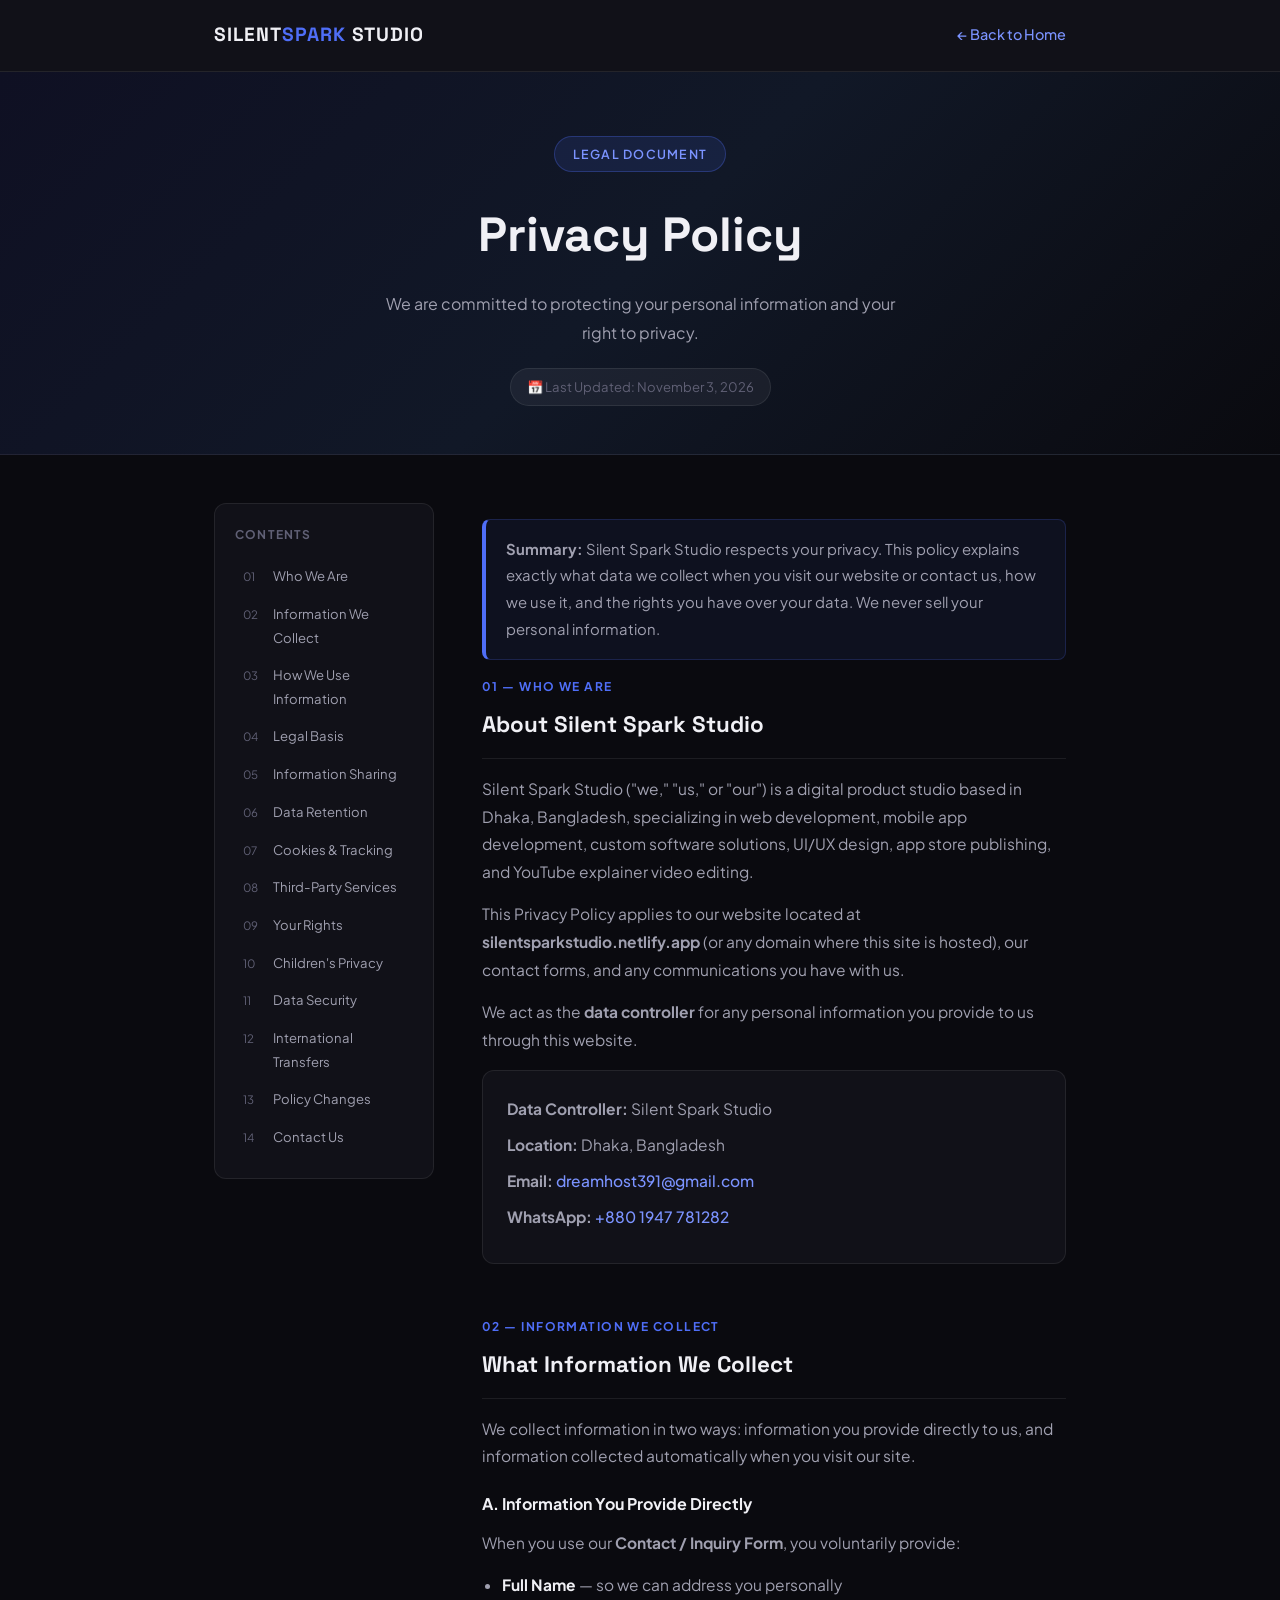
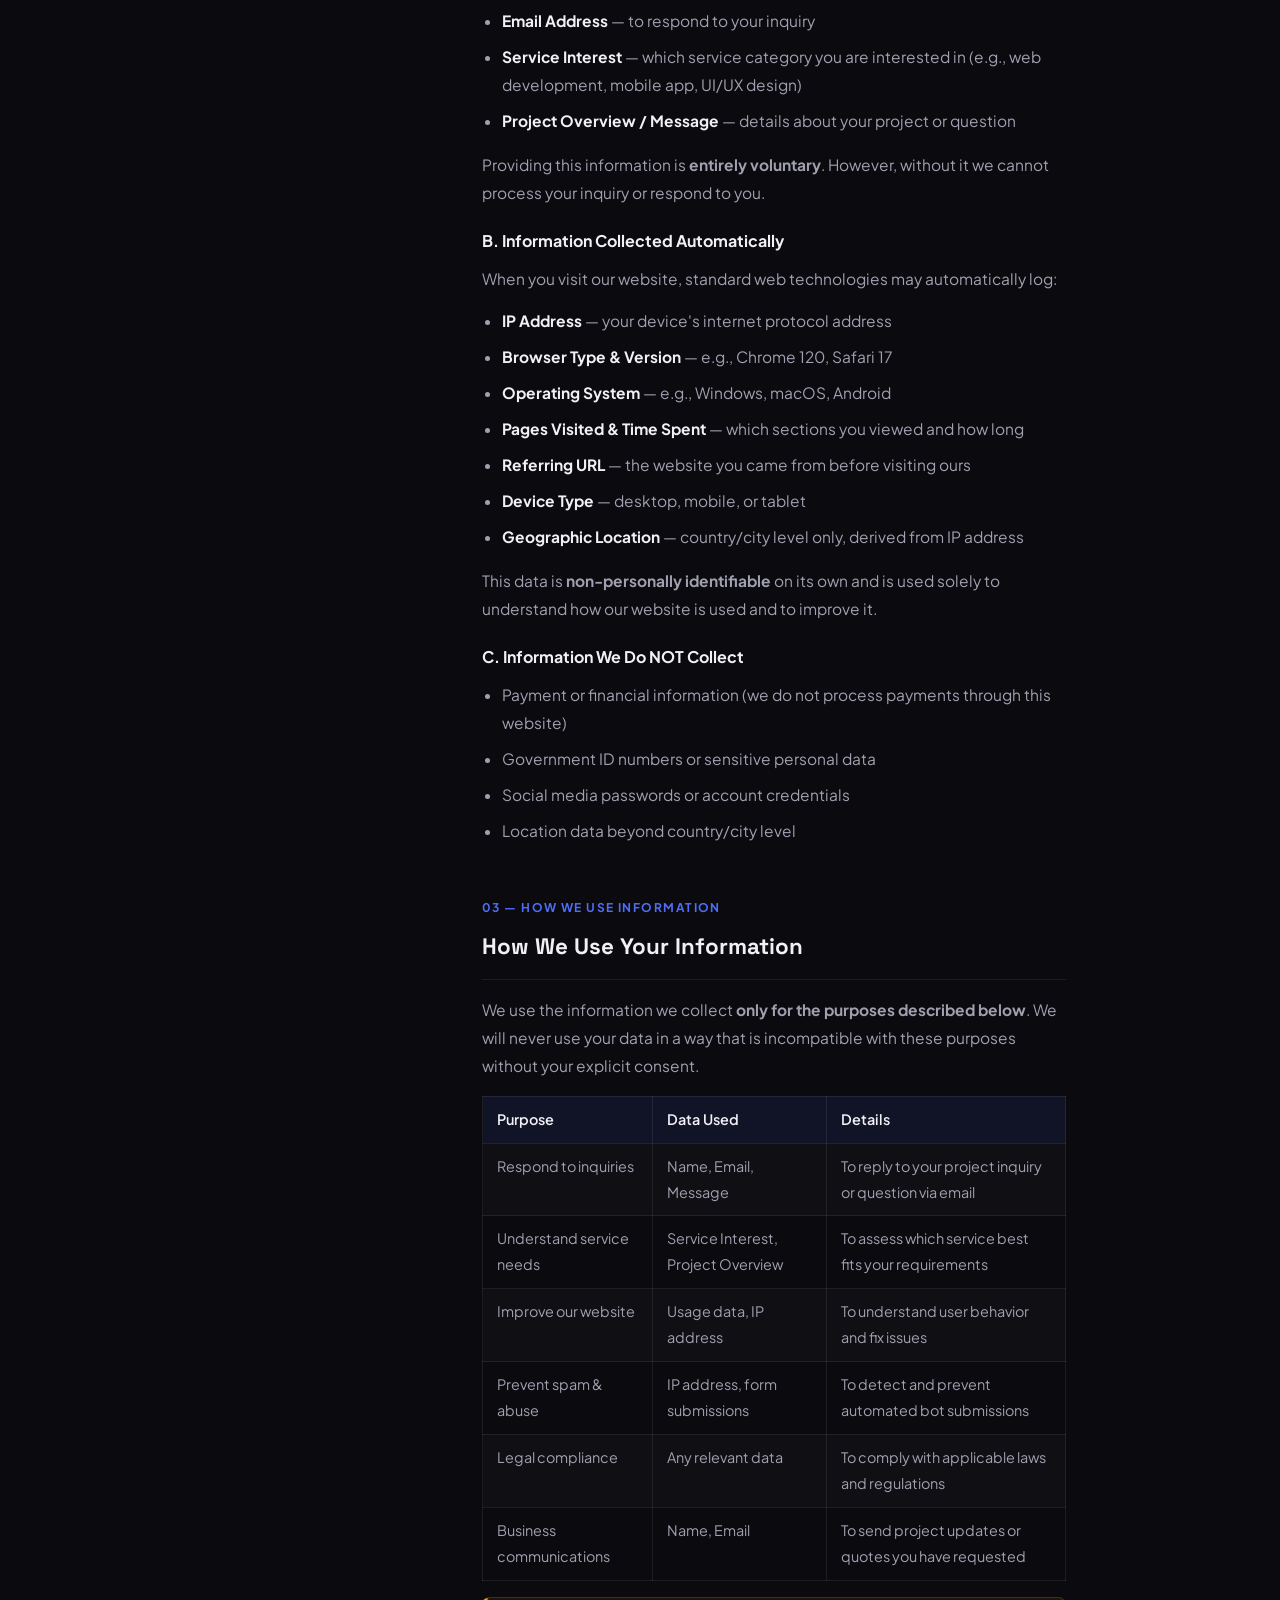
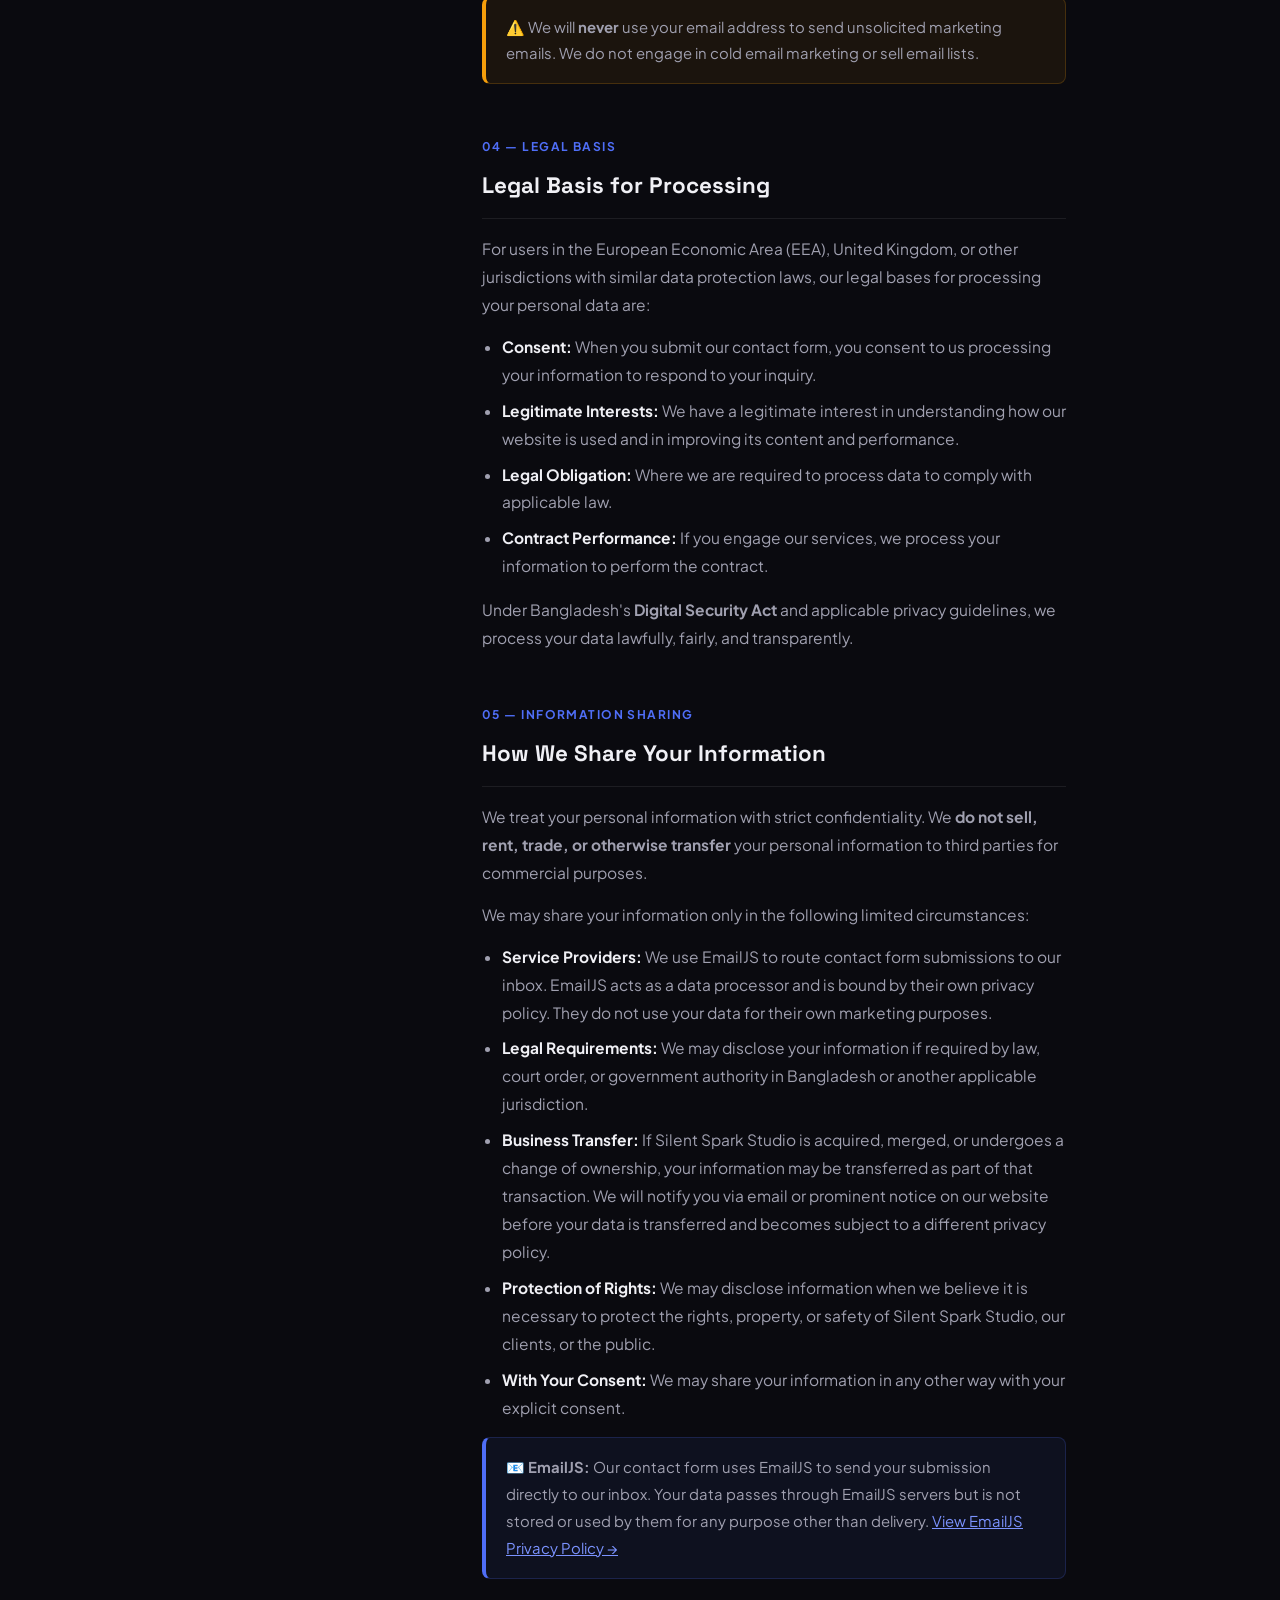
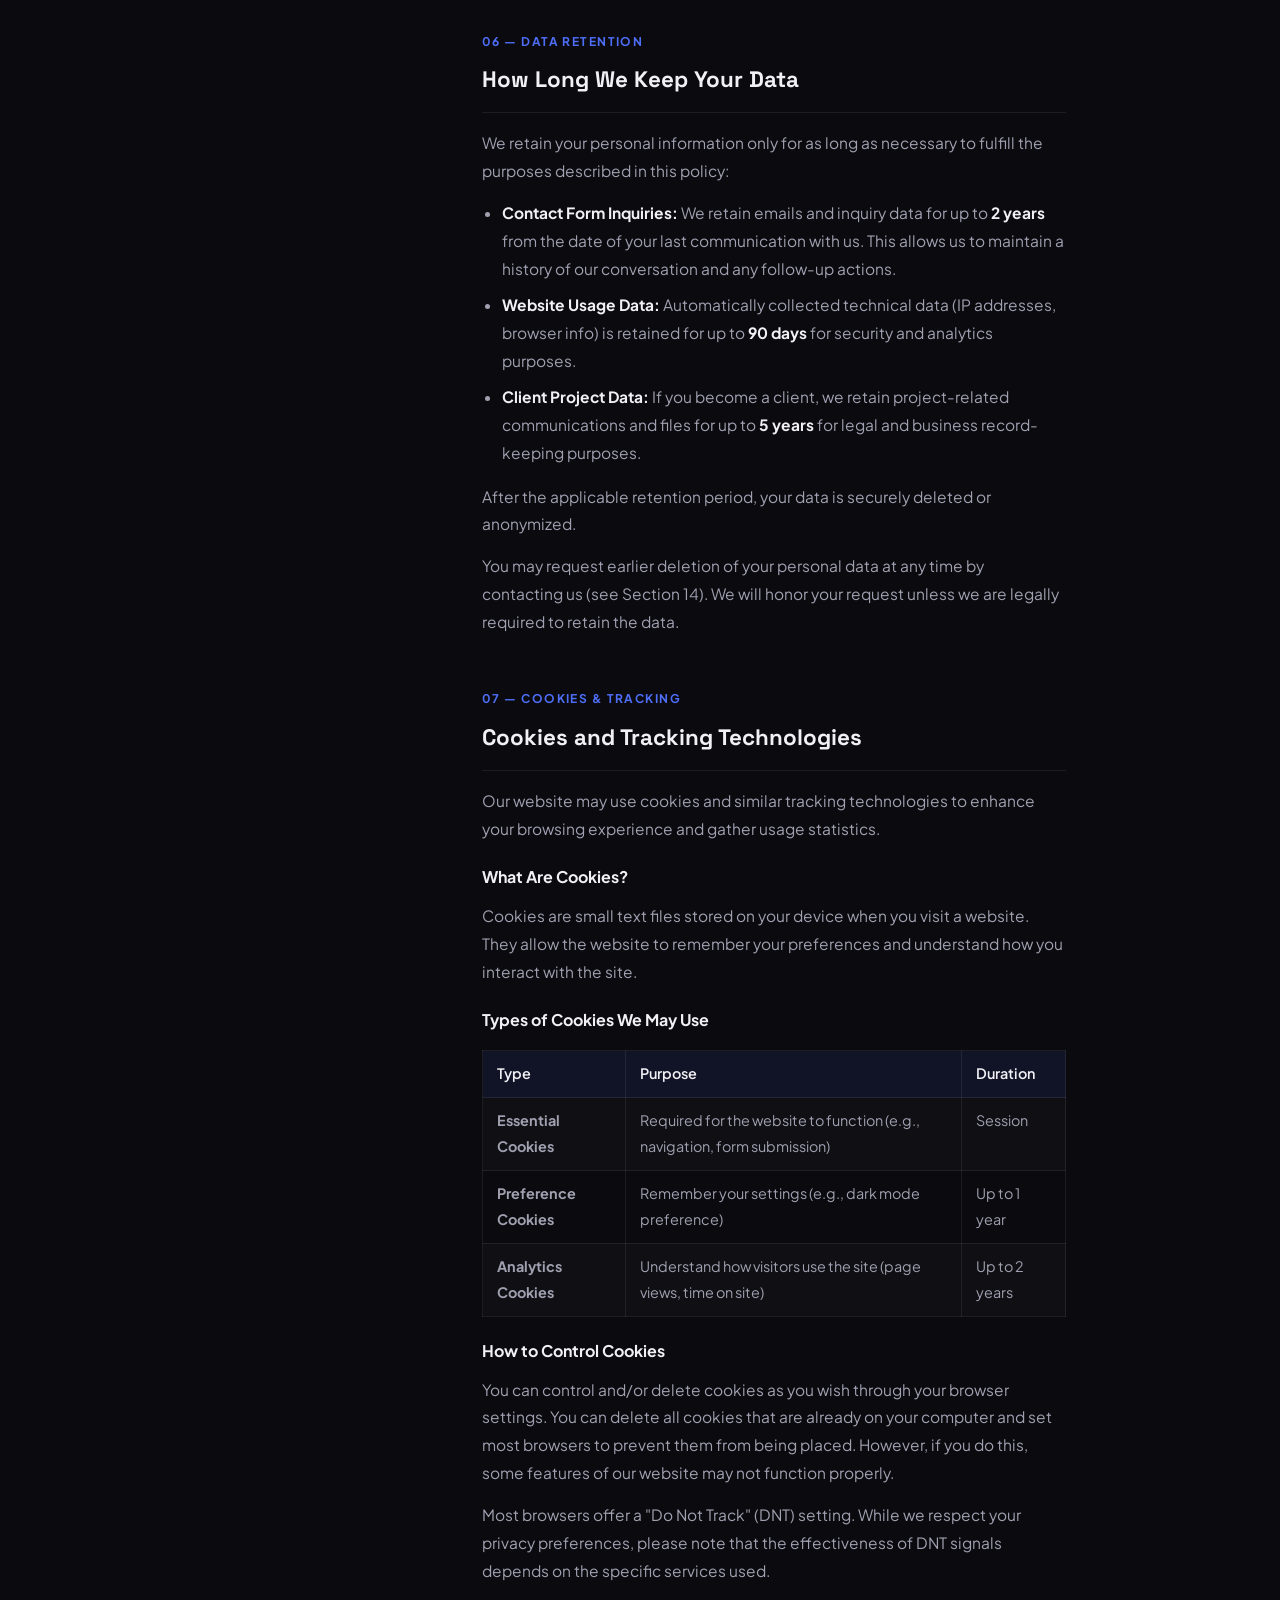
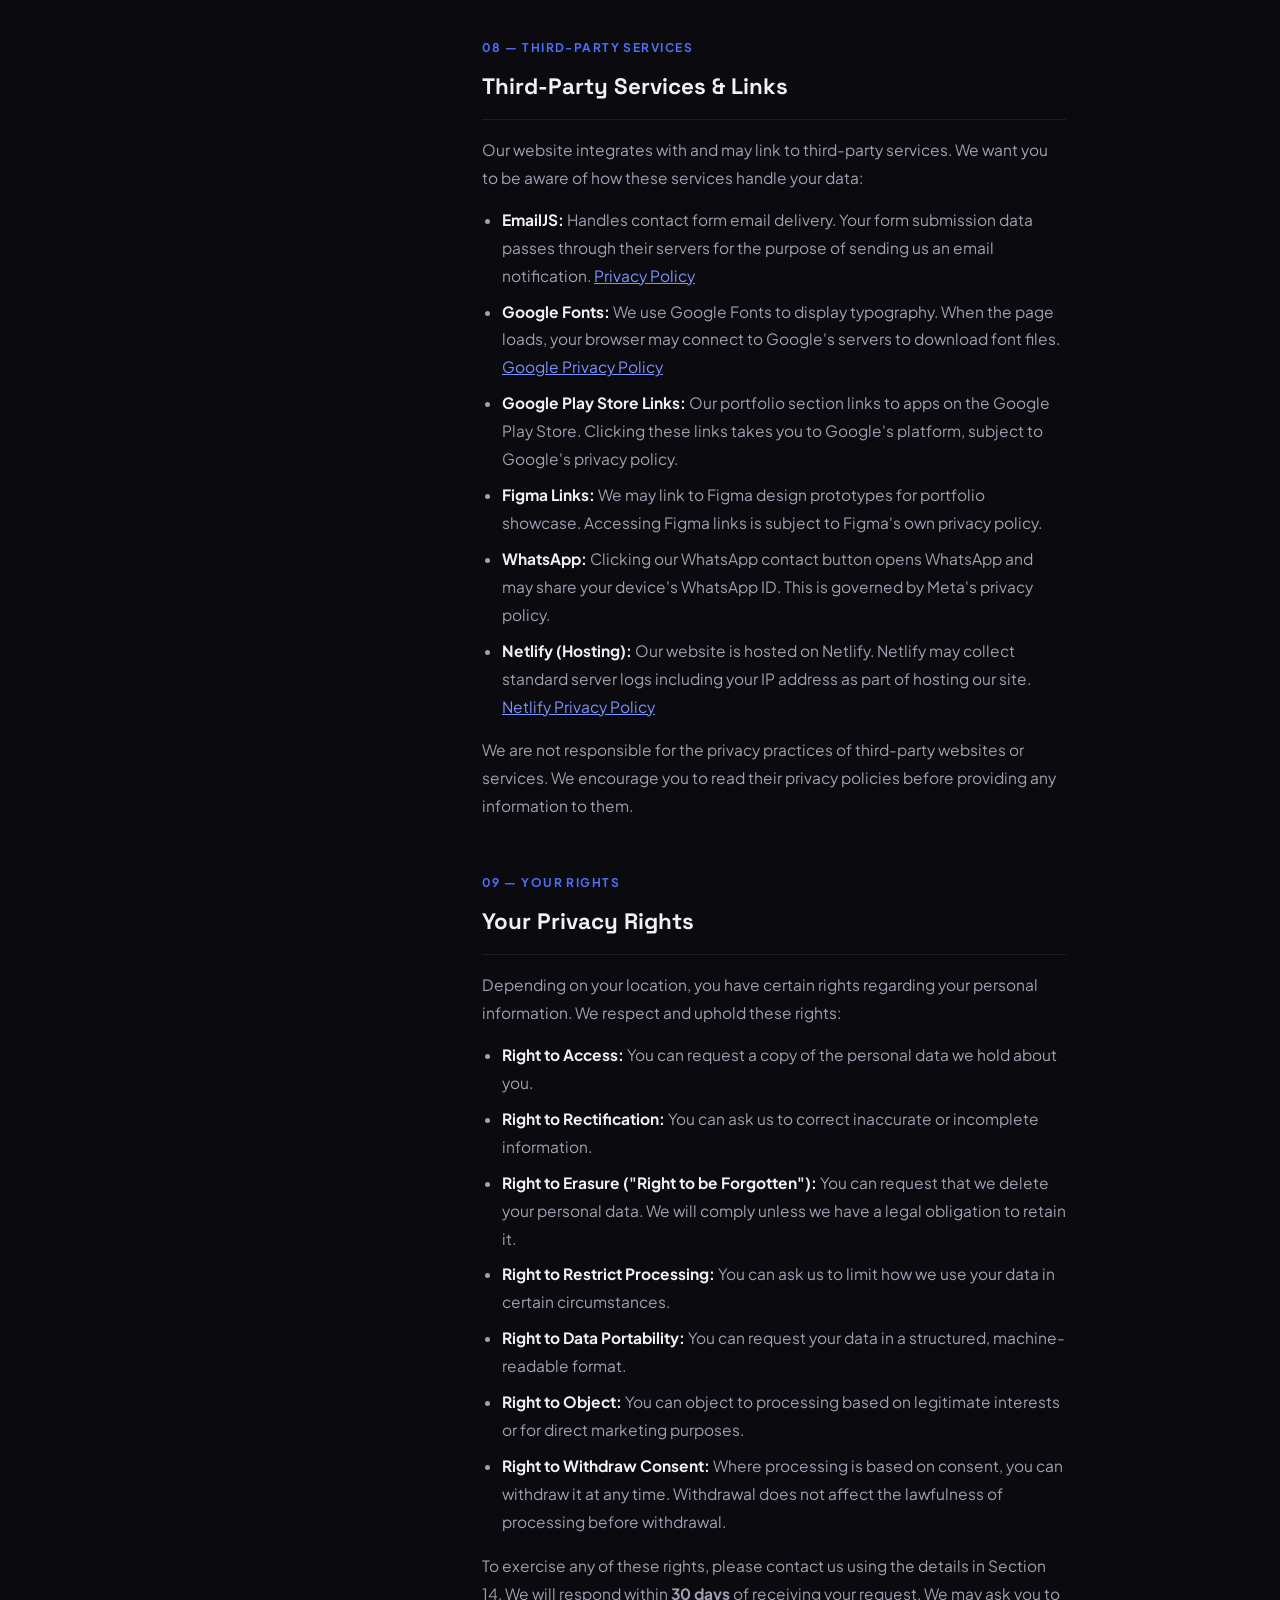
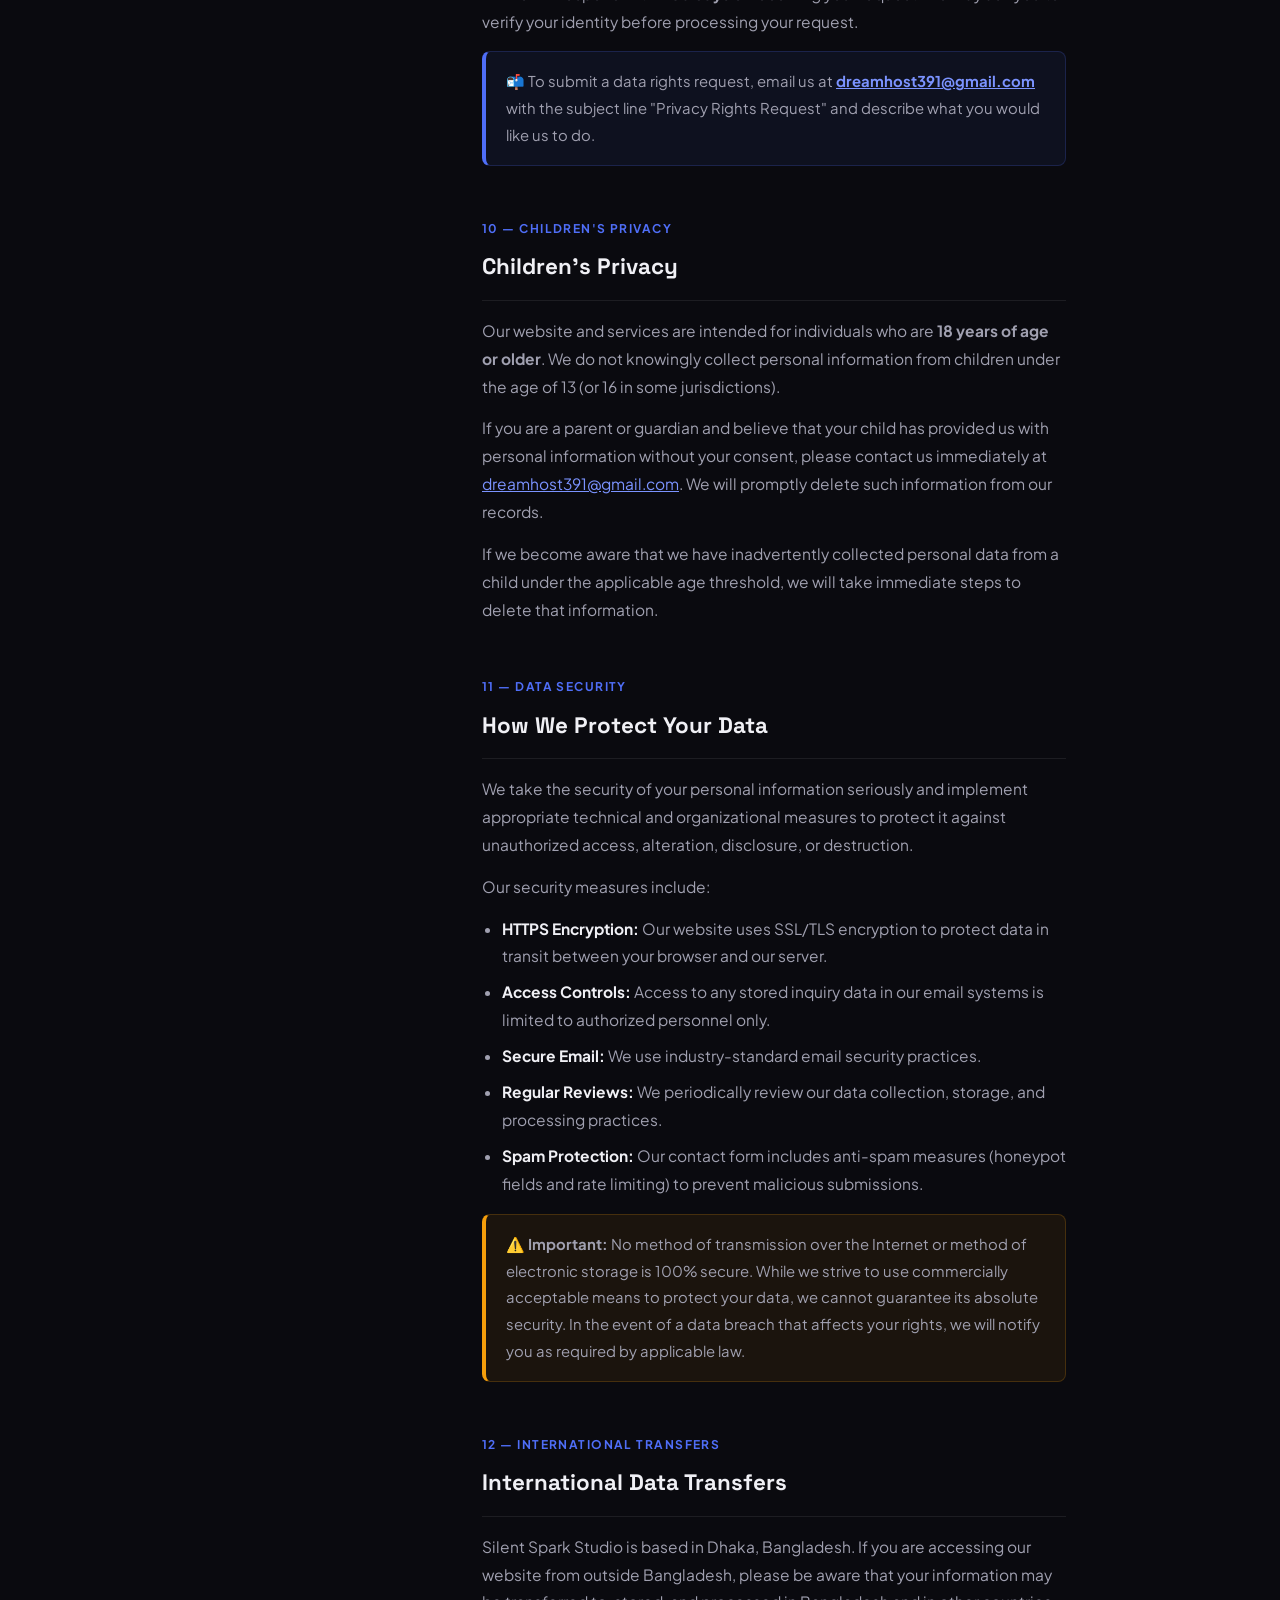
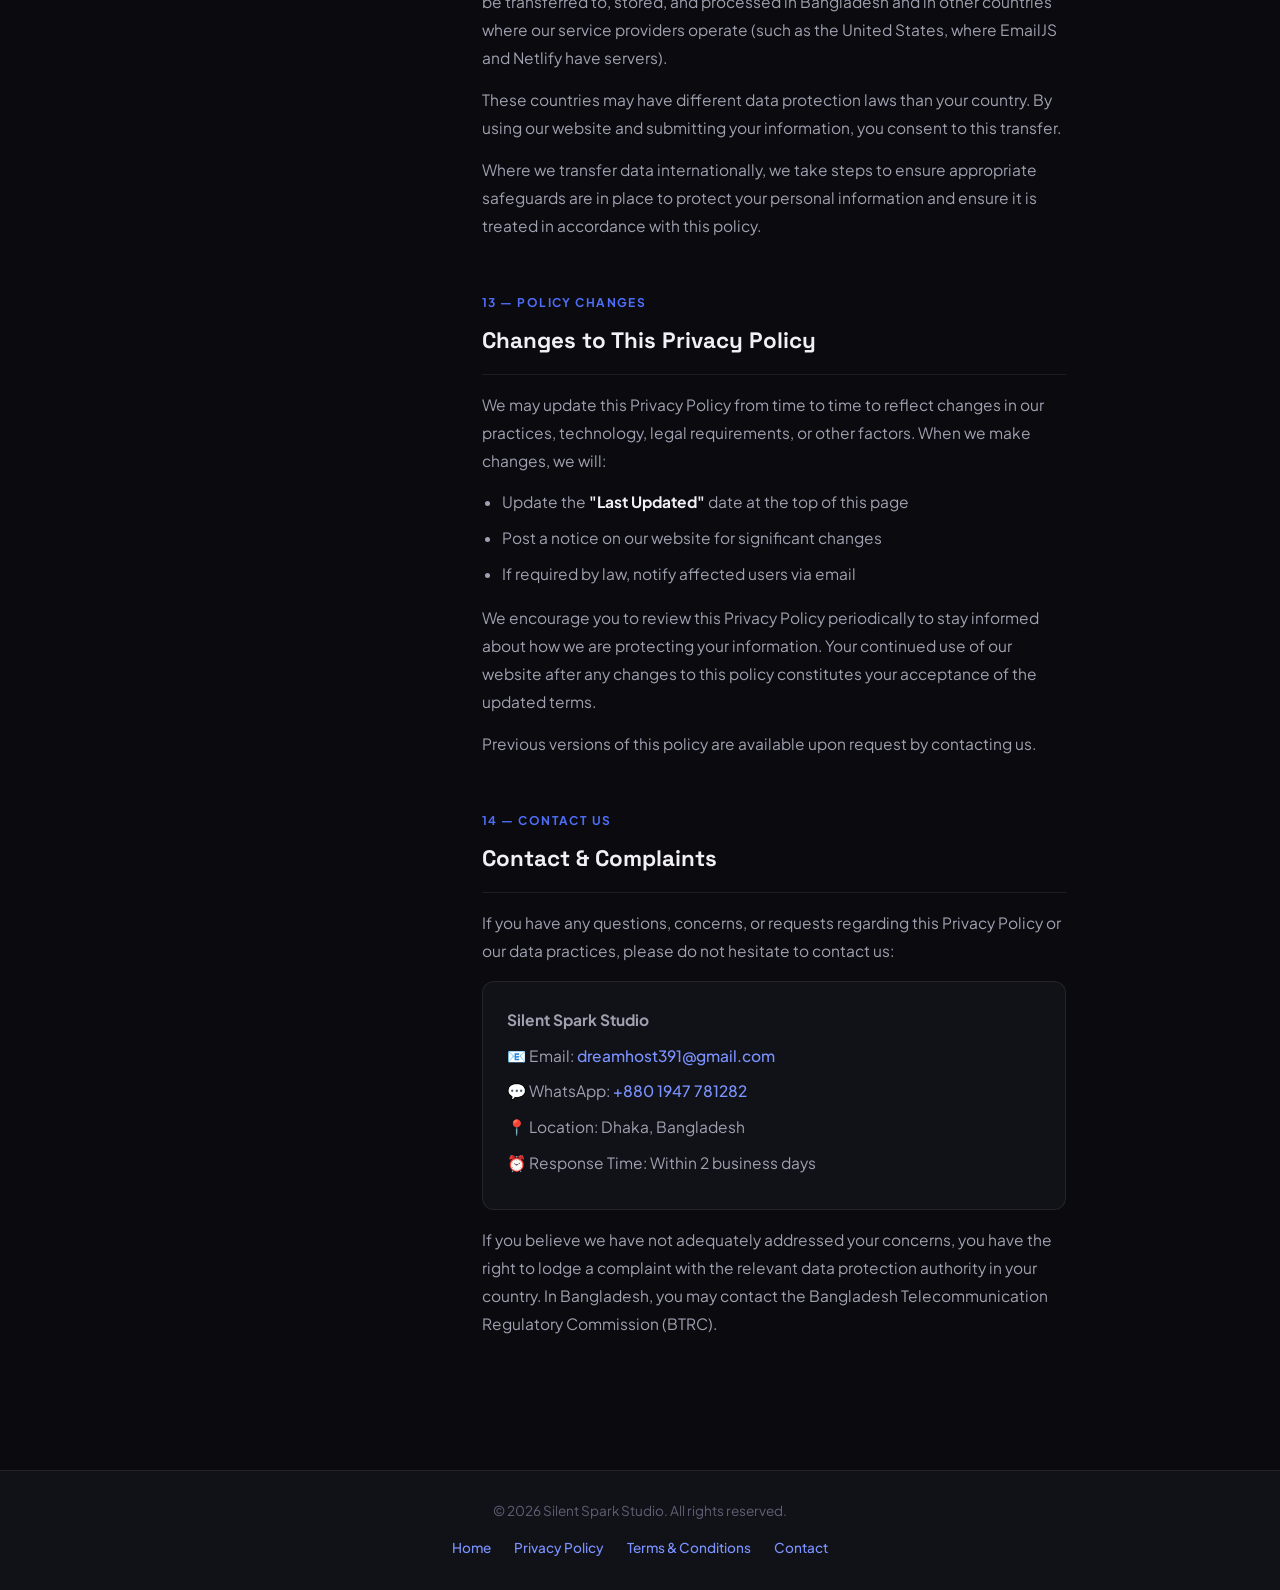
<file: privacy-policy.html>
<!DOCTYPE html>
<html lang="en">
<head>
  <meta charset="UTF-8">
  <meta name="viewport" content="width=device-width, initial-scale=1.0">
  <title>Privacy Policy | Silent Spark Studio</title>
  <meta name="description" content="Privacy Policy of Silent Spark Studio — how we collect, use, and protect your data.">
  <link rel="preconnect" href="https://fonts.googleapis.com">
  <link rel="preconnect" href="https://fonts.gstatic.com" crossorigin>
  <link href="https://fonts.googleapis.com/css2?family=Plus+Jakarta+Sans:wght@400;500;600;700&family=Space+Grotesk:wght@600;700&display=swap" rel="stylesheet">
  <style>
    :root {
      --bg: #0a0a0f;
      --surface: #111118;
      --border: rgba(255,255,255,0.08);
      --accent: #4f6ef7;
      --accent-light: #7b93ff;
      --text-primary: #f0f0f5;
      --text-secondary: #a0a0b0;
      --text-muted: #606075;
      --radius: 12px;
    }

    *, *::before, *::after { box-sizing: border-box; margin: 0; padding: 0; }

    body {
      background: var(--bg);
      color: var(--text-primary);
      font-family: 'Plus Jakarta Sans', sans-serif;
      font-size: 16px;
      line-height: 1.8;
      min-height: 100vh;
    }

    /* ─── Header ─── */
    .page-header {
      background: var(--surface);
      border-bottom: 1px solid var(--border);
      padding: 18px 0;
      position: sticky;
      top: 0;
      z-index: 100;
      backdrop-filter: blur(12px);
    }
    .header-inner {
      max-width: 900px;
      margin: 0 auto;
      padding: 0 24px;
      display: flex;
      align-items: center;
      justify-content: space-between;
    }
    .brand {
      font-family: 'Space Grotesk', sans-serif;
      font-size: 1.2rem;
      font-weight: 700;
      color: var(--text-primary);
      text-decoration: none;
      letter-spacing: 0.05em;
    }
    .brand span { color: var(--accent); }
    .back-btn {
      display: inline-flex;
      align-items: center;
      gap: 6px;
      color: var(--accent-light);
      text-decoration: none;
      font-size: 0.9rem;
      font-weight: 500;
      transition: opacity .2s;
    }
    .back-btn:hover { opacity: 0.75; }

    /* ─── Hero Banner ─── */
    .doc-hero {
      background: linear-gradient(135deg, #0f1023 0%, #111827 50%, #0a0a0f 100%);
      border-bottom: 1px solid var(--border);
      padding: 64px 24px 48px;
      text-align: center;
    }
    .doc-badge {
      display: inline-block;
      background: rgba(79,110,247,0.12);
      border: 1px solid rgba(79,110,247,0.3);
      color: var(--accent-light);
      font-size: 0.78rem;
      font-weight: 600;
      letter-spacing: 0.1em;
      text-transform: uppercase;
      padding: 6px 18px;
      border-radius: 999px;
      margin-bottom: 20px;
    }
    .doc-hero h1 {
      font-family: 'Space Grotesk', sans-serif;
      font-size: clamp(2rem, 5vw, 3rem);
      font-weight: 700;
      margin-bottom: 12px;
    }
    .doc-hero p {
      color: var(--text-secondary);
      font-size: 1rem;
      max-width: 540px;
      margin: 0 auto;
    }
    .last-updated {
      display: inline-flex;
      align-items: center;
      gap: 6px;
      margin-top: 20px;
      background: rgba(255,255,255,0.05);
      border: 1px solid var(--border);
      padding: 6px 16px;
      border-radius: 999px;
      font-size: 0.82rem;
      color: var(--text-muted);
    }

    /* ─── Layout ─── */
    .doc-layout {
      max-width: 900px;
      margin: 0 auto;
      padding: 48px 24px 80px;
      display: grid;
      grid-template-columns: 220px 1fr;
      gap: 48px;
      align-items: start;
    }

    /* ─── TOC Sidebar ─── */
    .toc {
      position: sticky;
      top: 80px;
      background: var(--surface);
      border: 1px solid var(--border);
      border-radius: var(--radius);
      padding: 20px;
    }
    .toc h3 {
      font-size: 0.75rem;
      font-weight: 700;
      letter-spacing: 0.1em;
      text-transform: uppercase;
      color: var(--text-muted);
      margin-bottom: 14px;
    }
    .toc ol {
      list-style: none;
      counter-reset: toc-counter;
    }
    .toc ol li {
      counter-increment: toc-counter;
      margin-bottom: 4px;
    }
    .toc ol li a {
      display: flex;
      align-items: baseline;
      gap: 8px;
      color: var(--text-secondary);
      text-decoration: none;
      font-size: 0.82rem;
      padding: 5px 8px;
      border-radius: 6px;
      transition: all .2s;
    }
    .toc ol li a::before {
      content: counter(toc-counter, decimal-leading-zero);
      font-size: 0.72rem;
      color: var(--text-muted);
      min-width: 22px;
    }
    .toc ol li a:hover {
      background: rgba(79,110,247,0.1);
      color: var(--accent-light);
    }

    /* ─── Content ─── */
    .doc-content section {
      margin-bottom: 52px;
      scroll-margin-top: 90px;
    }
    .section-number {
      font-size: 0.75rem;
      font-weight: 700;
      letter-spacing: 0.12em;
      text-transform: uppercase;
      color: var(--accent);
      margin-bottom: 8px;
      display: block;
    }
    .doc-content h2 {
      font-family: 'Space Grotesk', sans-serif;
      font-size: 1.4rem;
      font-weight: 700;
      color: var(--text-primary);
      margin-bottom: 16px;
      padding-bottom: 12px;
      border-bottom: 1px solid var(--border);
    }
    .doc-content p {
      color: var(--text-secondary);
      margin-bottom: 14px;
      font-size: 0.97rem;
    }
    .doc-content ul, .doc-content ol {
      padding-left: 20px;
      margin-bottom: 16px;
    }
    .doc-content li {
      color: var(--text-secondary);
      font-size: 0.97rem;
      margin-bottom: 8px;
    }
    .doc-content li strong {
      color: var(--text-primary);
    }
    .info-box {
      background: rgba(79,110,247,0.07);
      border: 1px solid rgba(79,110,247,0.2);
      border-left: 4px solid var(--accent);
      border-radius: 8px;
      padding: 16px 20px;
      margin: 16px 0;
    }
    .info-box p {
      margin: 0;
      font-size: 0.93rem;
      color: var(--text-secondary);
    }
    .warning-box {
      background: rgba(245,158,11,0.07);
      border: 1px solid rgba(245,158,11,0.2);
      border-left: 4px solid #f59e0b;
      border-radius: 8px;
      padding: 16px 20px;
      margin: 16px 0;
    }
    .warning-box p {
      margin: 0;
      font-size: 0.93rem;
      color: var(--text-secondary);
    }
    .contact-card {
      background: var(--surface);
      border: 1px solid var(--border);
      border-radius: var(--radius);
      padding: 24px;
      margin-top: 16px;
    }
    .contact-card p { margin-bottom: 8px; }
    .contact-card a {
      color: var(--accent-light);
      text-decoration: none;
      font-weight: 500;
    }
    .contact-card a:hover { text-decoration: underline; }
    table {
      width: 100%;
      border-collapse: collapse;
      margin: 16px 0;
      font-size: 0.9rem;
    }
    th {
      background: rgba(79,110,247,0.1);
      color: var(--text-primary);
      font-weight: 600;
      padding: 10px 14px;
      text-align: left;
      border: 1px solid var(--border);
    }
    td {
      padding: 10px 14px;
      border: 1px solid var(--border);
      color: var(--text-secondary);
      vertical-align: top;
    }
    tr:nth-child(even) td { background: rgba(255,255,255,0.02); }

    /* ─── Footer ─── */
    .page-footer {
      background: var(--surface);
      border-top: 1px solid var(--border);
      text-align: center;
      padding: 28px 24px;
    }
    .page-footer p {
      color: var(--text-muted);
      font-size: 0.85rem;
      margin-bottom: 10px;
    }
    .page-footer a {
      color: var(--accent-light);
      text-decoration: none;
      font-weight: 500;
      margin: 0 10px;
      font-size: 0.85rem;
    }
    .page-footer a:hover { text-decoration: underline; }

    @media (max-width: 720px) {
      .doc-layout { grid-template-columns: 1fr; }
      .toc { position: static; }
    }
  </style>
</head>
<body>

  <!-- Header -->
  <header class="page-header">
    <div class="header-inner">
      <a href="index.html" class="brand">SILENT<span>SPARK</span> STUDIO</a>
      <a href="index.html" class="back-btn">← Back to Home</a>
    </div>
  </header>

  <!-- Hero -->
  <div class="doc-hero">
    <div class="doc-badge">Legal Document</div>
    <h1>Privacy Policy</h1>
    <p>We are committed to protecting your personal information and your right to privacy.</p>
    <div class="last-updated">📅 Last Updated: November 3, 2026</div>
  </div>

  <!-- Main Layout -->
  <div class="doc-layout">

    <!-- Sidebar TOC -->
    <aside class="toc">
      <h3>Contents</h3>
      <ol>
        <li><a href="#s1">Who We Are</a></li>
        <li><a href="#s2">Information We Collect</a></li>
        <li><a href="#s3">How We Use Information</a></li>
        <li><a href="#s4">Legal Basis</a></li>
        <li><a href="#s5">Information Sharing</a></li>
        <li><a href="#s6">Data Retention</a></li>
        <li><a href="#s7">Cookies & Tracking</a></li>
        <li><a href="#s8">Third-Party Services</a></li>
        <li><a href="#s9">Your Rights</a></li>
        <li><a href="#s10">Children's Privacy</a></li>
        <li><a href="#s11">Data Security</a></li>
        <li><a href="#s12">International Transfers</a></li>
        <li><a href="#s13">Policy Changes</a></li>
        <li><a href="#s14">Contact Us</a></li>
      </ol>
    </aside>

    <!-- Content -->
    <main class="doc-content">

      <div class="info-box">
        <p><strong>Summary:</strong> Silent Spark Studio respects your privacy. This policy explains exactly what data we collect when you visit our website or contact us, how we use it, and the rights you have over your data. We never sell your personal information.</p>
      </div>

      <!-- 1 -->
      <section id="s1">
        <span class="section-number">01 — Who We Are</span>
        <h2>About Silent Spark Studio</h2>
        <p>Silent Spark Studio ("we," "us," or "our") is a digital product studio based in Dhaka, Bangladesh, specializing in web development, mobile app development, custom software solutions, UI/UX design, app store publishing, and YouTube explainer video editing.</p>
        <p>This Privacy Policy applies to our website located at <strong>silentsparkstudio.netlify.app</strong> (or any domain where this site is hosted), our contact forms, and any communications you have with us.</p>
        <p>We act as the <strong>data controller</strong> for any personal information you provide to us through this website.</p>
        <div class="contact-card">
          <p><strong>Data Controller:</strong> Silent Spark Studio</p>
          <p><strong>Location:</strong> Dhaka, Bangladesh</p>
          <p><strong>Email:</strong> <a href="mailto:dreamhost391@gmail.com">dreamhost391@gmail.com</a></p>
          <p><strong>WhatsApp:</strong> <a href="https://wa.me/8801947781282">+880 1947 781282</a></p>
        </div>
      </section>

      <!-- 2 -->
      <section id="s2">
        <span class="section-number">02 — Information We Collect</span>
        <h2>What Information We Collect</h2>
        <p>We collect information in two ways: information you provide directly to us, and information collected automatically when you visit our site.</p>

        <h3 style="color:var(--text-primary);font-size:1rem;margin:20px 0 10px;">A. Information You Provide Directly</h3>
        <p>When you use our <strong>Contact / Inquiry Form</strong>, you voluntarily provide:</p>
        <ul>
          <li><strong>Full Name</strong> — so we can address you personally</li>
          <li><strong>Email Address</strong> — to respond to your inquiry</li>
          <li><strong>Service Interest</strong> — which service category you are interested in (e.g., web development, mobile app, UI/UX design)</li>
          <li><strong>Project Overview / Message</strong> — details about your project or question</li>
        </ul>
        <p>Providing this information is <strong>entirely voluntary</strong>. However, without it we cannot process your inquiry or respond to you.</p>

        <h3 style="color:var(--text-primary);font-size:1rem;margin:20px 0 10px;">B. Information Collected Automatically</h3>
        <p>When you visit our website, standard web technologies may automatically log:</p>
        <ul>
          <li><strong>IP Address</strong> — your device's internet protocol address</li>
          <li><strong>Browser Type & Version</strong> — e.g., Chrome 120, Safari 17</li>
          <li><strong>Operating System</strong> — e.g., Windows, macOS, Android</li>
          <li><strong>Pages Visited & Time Spent</strong> — which sections you viewed and how long</li>
          <li><strong>Referring URL</strong> — the website you came from before visiting ours</li>
          <li><strong>Device Type</strong> — desktop, mobile, or tablet</li>
          <li><strong>Geographic Location</strong> — country/city level only, derived from IP address</li>
        </ul>
        <p>This data is <strong>non-personally identifiable</strong> on its own and is used solely to understand how our website is used and to improve it.</p>

        <h3 style="color:var(--text-primary);font-size:1rem;margin:20px 0 10px;">C. Information We Do NOT Collect</h3>
        <ul>
          <li>Payment or financial information (we do not process payments through this website)</li>
          <li>Government ID numbers or sensitive personal data</li>
          <li>Social media passwords or account credentials</li>
          <li>Location data beyond country/city level</li>
        </ul>
      </section>

      <!-- 3 -->
      <section id="s3">
        <span class="section-number">03 — How We Use Information</span>
        <h2>How We Use Your Information</h2>
        <p>We use the information we collect <strong>only for the purposes described below</strong>. We will never use your data in a way that is incompatible with these purposes without your explicit consent.</p>
        <table>
          <tr>
            <th>Purpose</th>
            <th>Data Used</th>
            <th>Details</th>
          </tr>
          <tr>
            <td>Respond to inquiries</td>
            <td>Name, Email, Message</td>
            <td>To reply to your project inquiry or question via email</td>
          </tr>
          <tr>
            <td>Understand service needs</td>
            <td>Service Interest, Project Overview</td>
            <td>To assess which service best fits your requirements</td>
          </tr>
          <tr>
            <td>Improve our website</td>
            <td>Usage data, IP address</td>
            <td>To understand user behavior and fix issues</td>
          </tr>
          <tr>
            <td>Prevent spam & abuse</td>
            <td>IP address, form submissions</td>
            <td>To detect and prevent automated bot submissions</td>
          </tr>
          <tr>
            <td>Legal compliance</td>
            <td>Any relevant data</td>
            <td>To comply with applicable laws and regulations</td>
          </tr>
          <tr>
            <td>Business communications</td>
            <td>Name, Email</td>
            <td>To send project updates or quotes you have requested</td>
          </tr>
        </table>
        <div class="warning-box">
          <p>⚠️ We will <strong>never</strong> use your email address to send unsolicited marketing emails. We do not engage in cold email marketing or sell email lists.</p>
        </div>
      </section>

      <!-- 4 -->
      <section id="s4">
        <span class="section-number">04 — Legal Basis</span>
        <h2>Legal Basis for Processing</h2>
        <p>For users in the European Economic Area (EEA), United Kingdom, or other jurisdictions with similar data protection laws, our legal bases for processing your personal data are:</p>
        <ul>
          <li><strong>Consent:</strong> When you submit our contact form, you consent to us processing your information to respond to your inquiry.</li>
          <li><strong>Legitimate Interests:</strong> We have a legitimate interest in understanding how our website is used and in improving its content and performance.</li>
          <li><strong>Legal Obligation:</strong> Where we are required to process data to comply with applicable law.</li>
          <li><strong>Contract Performance:</strong> If you engage our services, we process your information to perform the contract.</li>
        </ul>
        <p>Under Bangladesh's <strong>Digital Security Act</strong> and applicable privacy guidelines, we process your data lawfully, fairly, and transparently.</p>
      </section>

      <!-- 5 -->
      <section id="s5">
        <span class="section-number">05 — Information Sharing</span>
        <h2>How We Share Your Information</h2>
        <p>We treat your personal information with strict confidentiality. We <strong>do not sell, rent, trade, or otherwise transfer</strong> your personal information to third parties for commercial purposes.</p>
        <p>We may share your information only in the following limited circumstances:</p>
        <ul>
          <li><strong>Service Providers:</strong> We use EmailJS to route contact form submissions to our inbox. EmailJS acts as a data processor and is bound by their own privacy policy. They do not use your data for their own marketing purposes.</li>
          <li><strong>Legal Requirements:</strong> We may disclose your information if required by law, court order, or government authority in Bangladesh or another applicable jurisdiction.</li>
          <li><strong>Business Transfer:</strong> If Silent Spark Studio is acquired, merged, or undergoes a change of ownership, your information may be transferred as part of that transaction. We will notify you via email or prominent notice on our website before your data is transferred and becomes subject to a different privacy policy.</li>
          <li><strong>Protection of Rights:</strong> We may disclose information when we believe it is necessary to protect the rights, property, or safety of Silent Spark Studio, our clients, or the public.</li>
          <li><strong>With Your Consent:</strong> We may share your information in any other way with your explicit consent.</li>
        </ul>
        <div class="info-box">
          <p>📧 <strong>EmailJS:</strong> Our contact form uses EmailJS to send your submission directly to our inbox. Your data passes through EmailJS servers but is not stored or used by them for any purpose other than delivery. <a href="https://www.emailjs.com/legal/privacy-policy/" target="_blank" rel="noopener" style="color:var(--accent-light)">View EmailJS Privacy Policy →</a></p>
        </div>
      </section>

      <!-- 6 -->
      <section id="s6">
        <span class="section-number">06 — Data Retention</span>
        <h2>How Long We Keep Your Data</h2>
        <p>We retain your personal information only for as long as necessary to fulfill the purposes described in this policy:</p>
        <ul>
          <li><strong>Contact Form Inquiries:</strong> We retain emails and inquiry data for up to <strong>2 years</strong> from the date of your last communication with us. This allows us to maintain a history of our conversation and any follow-up actions.</li>
          <li><strong>Website Usage Data:</strong> Automatically collected technical data (IP addresses, browser info) is retained for up to <strong>90 days</strong> for security and analytics purposes.</li>
          <li><strong>Client Project Data:</strong> If you become a client, we retain project-related communications and files for up to <strong>5 years</strong> for legal and business record-keeping purposes.</li>
        </ul>
        <p>After the applicable retention period, your data is securely deleted or anonymized.</p>
        <p>You may request earlier deletion of your personal data at any time by contacting us (see Section 14). We will honor your request unless we are legally required to retain the data.</p>
      </section>

      <!-- 7 -->
      <section id="s7">
        <span class="section-number">07 — Cookies & Tracking</span>
        <h2>Cookies and Tracking Technologies</h2>
        <p>Our website may use cookies and similar tracking technologies to enhance your browsing experience and gather usage statistics.</p>

        <h3 style="color:var(--text-primary);font-size:1rem;margin:20px 0 10px;">What Are Cookies?</h3>
        <p>Cookies are small text files stored on your device when you visit a website. They allow the website to remember your preferences and understand how you interact with the site.</p>

        <h3 style="color:var(--text-primary);font-size:1rem;margin:20px 0 10px;">Types of Cookies We May Use</h3>
        <table>
          <tr>
            <th>Type</th>
            <th>Purpose</th>
            <th>Duration</th>
          </tr>
          <tr>
            <td><strong>Essential Cookies</strong></td>
            <td>Required for the website to function (e.g., navigation, form submission)</td>
            <td>Session</td>
          </tr>
          <tr>
            <td><strong>Preference Cookies</strong></td>
            <td>Remember your settings (e.g., dark mode preference)</td>
            <td>Up to 1 year</td>
          </tr>
          <tr>
            <td><strong>Analytics Cookies</strong></td>
            <td>Understand how visitors use the site (page views, time on site)</td>
            <td>Up to 2 years</td>
          </tr>
        </table>

        <h3 style="color:var(--text-primary);font-size:1rem;margin:20px 0 10px;">How to Control Cookies</h3>
        <p>You can control and/or delete cookies as you wish through your browser settings. You can delete all cookies that are already on your computer and set most browsers to prevent them from being placed. However, if you do this, some features of our website may not function properly.</p>
        <p>Most browsers offer a "Do Not Track" (DNT) setting. While we respect your privacy preferences, please note that the effectiveness of DNT signals depends on the specific services used.</p>
      </section>

      <!-- 8 -->
      <section id="s8">
        <span class="section-number">08 — Third-Party Services</span>
        <h2>Third-Party Services & Links</h2>
        <p>Our website integrates with and may link to third-party services. We want you to be aware of how these services handle your data:</p>
        <ul>
          <li><strong>EmailJS:</strong> Handles contact form email delivery. Your form submission data passes through their servers for the purpose of sending us an email notification. <a href="https://www.emailjs.com/legal/privacy-policy/" target="_blank" rel="noopener" style="color:var(--accent-light)">Privacy Policy</a></li>
          <li><strong>Google Fonts:</strong> We use Google Fonts to display typography. When the page loads, your browser may connect to Google's servers to download font files. <a href="https://policies.google.com/privacy" target="_blank" rel="noopener" style="color:var(--accent-light)">Google Privacy Policy</a></li>
          <li><strong>Google Play Store Links:</strong> Our portfolio section links to apps on the Google Play Store. Clicking these links takes you to Google's platform, subject to Google's privacy policy.</li>
          <li><strong>Figma Links:</strong> We may link to Figma design prototypes for portfolio showcase. Accessing Figma links is subject to Figma's own privacy policy.</li>
          <li><strong>WhatsApp:</strong> Clicking our WhatsApp contact button opens WhatsApp and may share your device's WhatsApp ID. This is governed by Meta's privacy policy.</li>
          <li><strong>Netlify (Hosting):</strong> Our website is hosted on Netlify. Netlify may collect standard server logs including your IP address as part of hosting our site. <a href="https://www.netlify.com/privacy/" target="_blank" rel="noopener" style="color:var(--accent-light)">Netlify Privacy Policy</a></li>
        </ul>
        <p>We are not responsible for the privacy practices of third-party websites or services. We encourage you to read their privacy policies before providing any information to them.</p>
      </section>

      <!-- 9 -->
      <section id="s9">
        <span class="section-number">09 — Your Rights</span>
        <h2>Your Privacy Rights</h2>
        <p>Depending on your location, you have certain rights regarding your personal information. We respect and uphold these rights:</p>
        <ul>
          <li><strong>Right to Access:</strong> You can request a copy of the personal data we hold about you.</li>
          <li><strong>Right to Rectification:</strong> You can ask us to correct inaccurate or incomplete information.</li>
          <li><strong>Right to Erasure ("Right to be Forgotten"):</strong> You can request that we delete your personal data. We will comply unless we have a legal obligation to retain it.</li>
          <li><strong>Right to Restrict Processing:</strong> You can ask us to limit how we use your data in certain circumstances.</li>
          <li><strong>Right to Data Portability:</strong> You can request your data in a structured, machine-readable format.</li>
          <li><strong>Right to Object:</strong> You can object to processing based on legitimate interests or for direct marketing purposes.</li>
          <li><strong>Right to Withdraw Consent:</strong> Where processing is based on consent, you can withdraw it at any time. Withdrawal does not affect the lawfulness of processing before withdrawal.</li>
        </ul>
        <p>To exercise any of these rights, please contact us using the details in Section 14. We will respond within <strong>30 days</strong> of receiving your request. We may ask you to verify your identity before processing your request.</p>
        <div class="info-box">
          <p>📬 To submit a data rights request, email us at <strong><a href="mailto:dreamhost391@gmail.com" style="color:var(--accent-light)">dreamhost391@gmail.com</a></strong> with the subject line "Privacy Rights Request" and describe what you would like us to do.</p>
        </div>
      </section>

      <!-- 10 -->
      <section id="s10">
        <span class="section-number">10 — Children's Privacy</span>
        <h2>Children's Privacy</h2>
        <p>Our website and services are intended for individuals who are <strong>18 years of age or older</strong>. We do not knowingly collect personal information from children under the age of 13 (or 16 in some jurisdictions).</p>
        <p>If you are a parent or guardian and believe that your child has provided us with personal information without your consent, please contact us immediately at <a href="mailto:dreamhost391@gmail.com" style="color:var(--accent-light)">dreamhost391@gmail.com</a>. We will promptly delete such information from our records.</p>
        <p>If we become aware that we have inadvertently collected personal data from a child under the applicable age threshold, we will take immediate steps to delete that information.</p>
      </section>

      <!-- 11 -->
      <section id="s11">
        <span class="section-number">11 — Data Security</span>
        <h2>How We Protect Your Data</h2>
        <p>We take the security of your personal information seriously and implement appropriate technical and organizational measures to protect it against unauthorized access, alteration, disclosure, or destruction.</p>
        <p>Our security measures include:</p>
        <ul>
          <li><strong>HTTPS Encryption:</strong> Our website uses SSL/TLS encryption to protect data in transit between your browser and our server.</li>
          <li><strong>Access Controls:</strong> Access to any stored inquiry data in our email systems is limited to authorized personnel only.</li>
          <li><strong>Secure Email:</strong> We use industry-standard email security practices.</li>
          <li><strong>Regular Reviews:</strong> We periodically review our data collection, storage, and processing practices.</li>
          <li><strong>Spam Protection:</strong> Our contact form includes anti-spam measures (honeypot fields and rate limiting) to prevent malicious submissions.</li>
        </ul>
        <div class="warning-box">
          <p>⚠️ <strong>Important:</strong> No method of transmission over the Internet or method of electronic storage is 100% secure. While we strive to use commercially acceptable means to protect your data, we cannot guarantee its absolute security. In the event of a data breach that affects your rights, we will notify you as required by applicable law.</p>
        </div>
      </section>

      <!-- 12 -->
      <section id="s12">
        <span class="section-number">12 — International Transfers</span>
        <h2>International Data Transfers</h2>
        <p>Silent Spark Studio is based in Dhaka, Bangladesh. If you are accessing our website from outside Bangladesh, please be aware that your information may be transferred to, stored, and processed in Bangladesh and in other countries where our service providers operate (such as the United States, where EmailJS and Netlify have servers).</p>
        <p>These countries may have different data protection laws than your country. By using our website and submitting your information, you consent to this transfer.</p>
        <p>Where we transfer data internationally, we take steps to ensure appropriate safeguards are in place to protect your personal information and ensure it is treated in accordance with this policy.</p>
      </section>

      <!-- 13 -->
      <section id="s13">
        <span class="section-number">13 — Policy Changes</span>
        <h2>Changes to This Privacy Policy</h2>
        <p>We may update this Privacy Policy from time to time to reflect changes in our practices, technology, legal requirements, or other factors. When we make changes, we will:</p>
        <ul>
          <li>Update the <strong>"Last Updated"</strong> date at the top of this page</li>
          <li>Post a notice on our website for significant changes</li>
          <li>If required by law, notify affected users via email</li>
        </ul>
        <p>We encourage you to review this Privacy Policy periodically to stay informed about how we are protecting your information. Your continued use of our website after any changes to this policy constitutes your acceptance of the updated terms.</p>
        <p>Previous versions of this policy are available upon request by contacting us.</p>
      </section>

      <!-- 14 -->
      <section id="s14">
        <span class="section-number">14 — Contact Us</span>
        <h2>Contact & Complaints</h2>
        <p>If you have any questions, concerns, or requests regarding this Privacy Policy or our data practices, please do not hesitate to contact us:</p>
        <div class="contact-card">
          <p><strong>Silent Spark Studio</strong></p>
          <p>📧 Email: <a href="mailto:dreamhost391@gmail.com">dreamhost391@gmail.com</a></p>
          <p>💬 WhatsApp: <a href="https://wa.me/8801947781282">+880 1947 781282</a></p>
          <p>📍 Location: Dhaka, Bangladesh</p>
          <p>⏰ Response Time: Within 2 business days</p>
        </div>
        <p style="margin-top:16px;">If you believe we have not adequately addressed your concerns, you have the right to lodge a complaint with the relevant data protection authority in your country. In Bangladesh, you may contact the Bangladesh Telecommunication Regulatory Commission (BTRC).</p>
      </section>

    </main>
  </div>

  <!-- Footer -->
  <footer class="page-footer">
    <p>© <span id="year"></span> Silent Spark Studio. All rights reserved.</p>
    <div>
      <a href="index.html">Home</a>
      <a href="privacy-policy.html">Privacy Policy</a>
      <a href="terms-conditions.html">Terms & Conditions</a>
      <a href="index.html#contact">Contact</a>
    </div>
  </footer>

  <script>document.getElementById('year').textContent = new Date().getFullYear();</script>
</body>
</html>
</file>
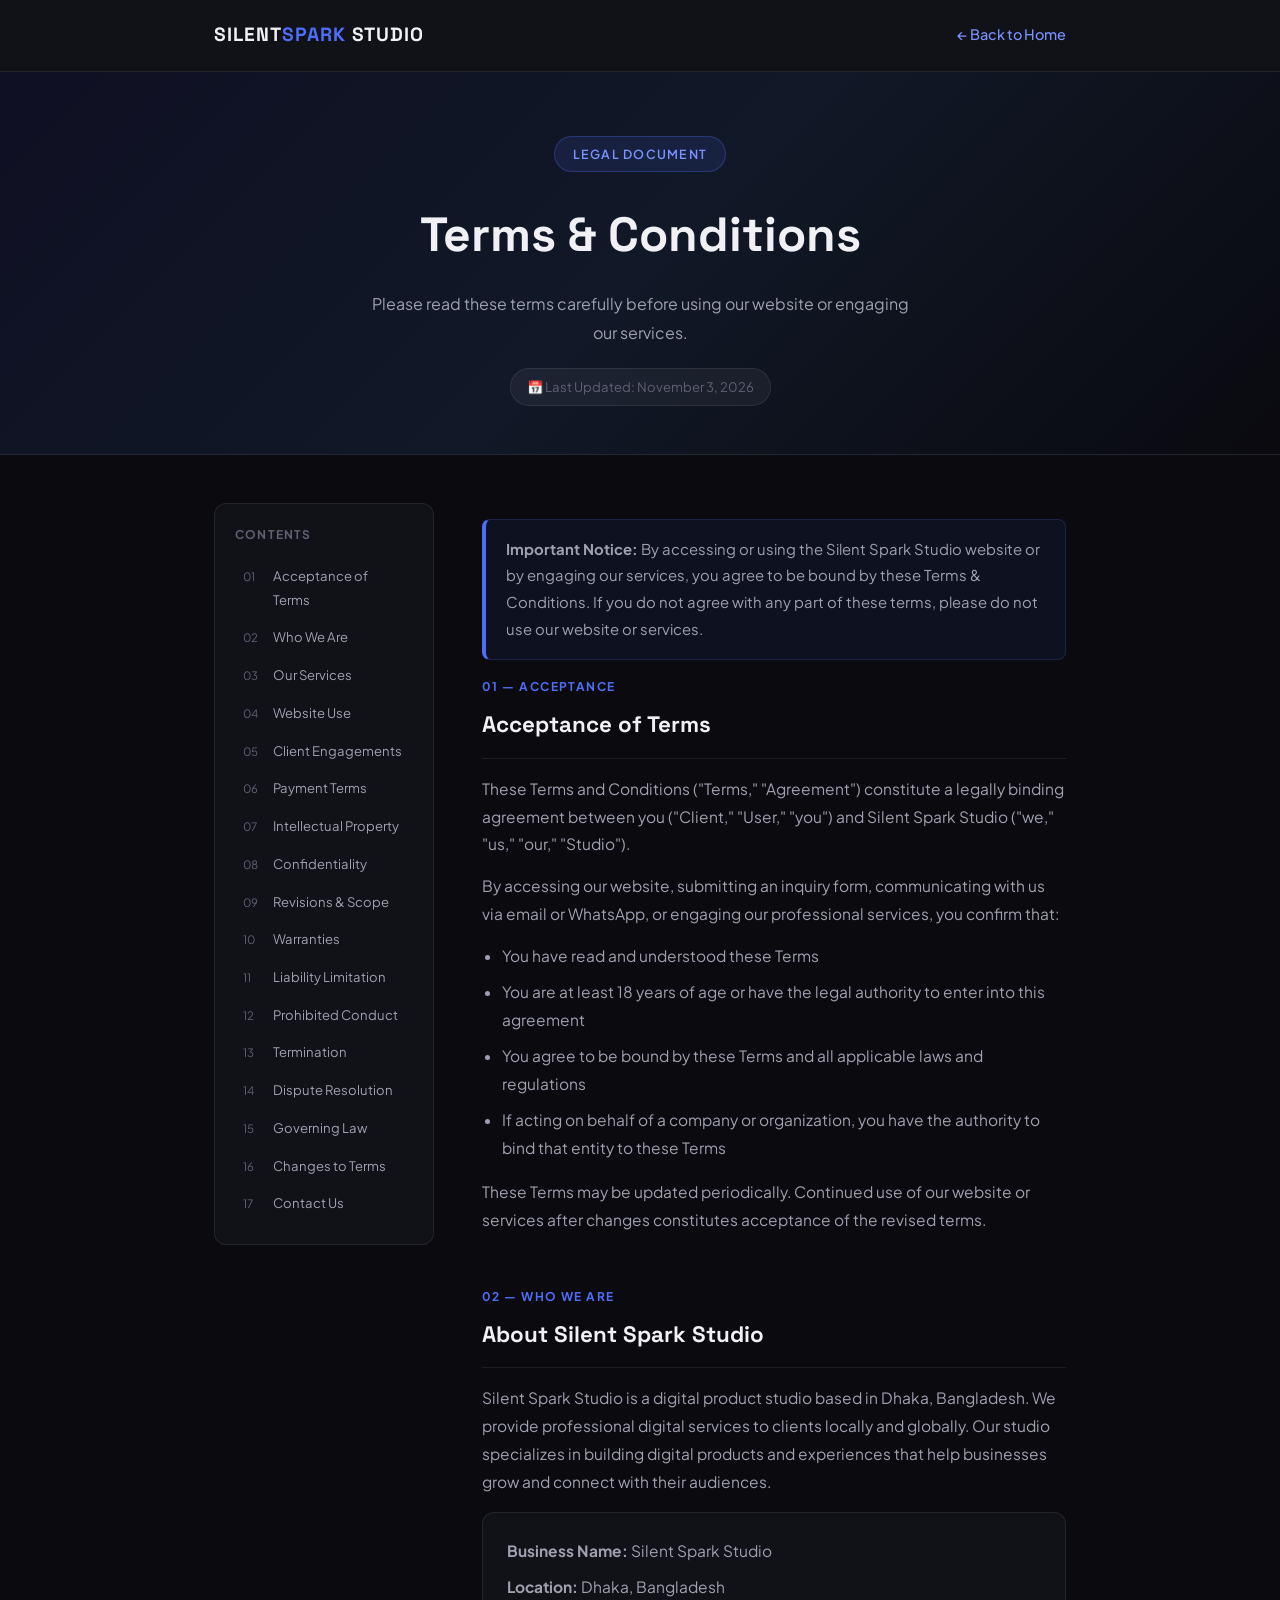
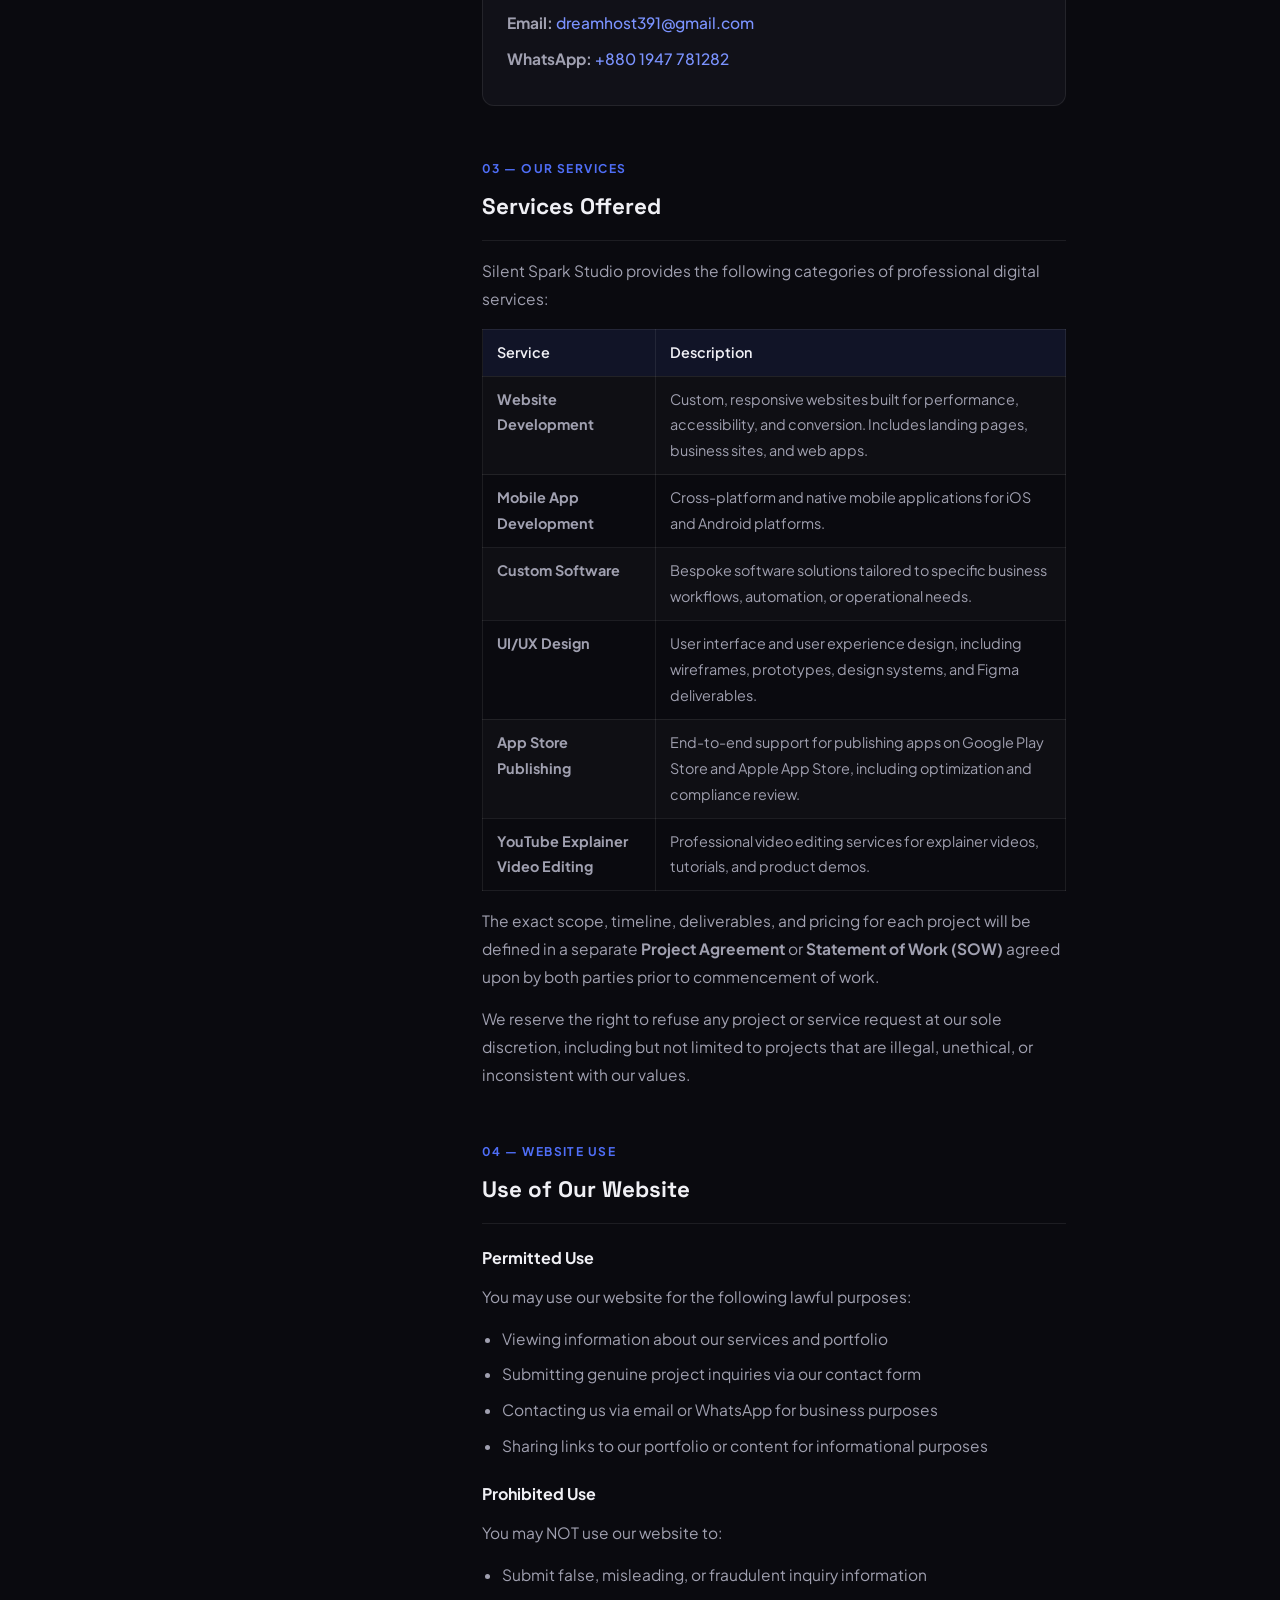
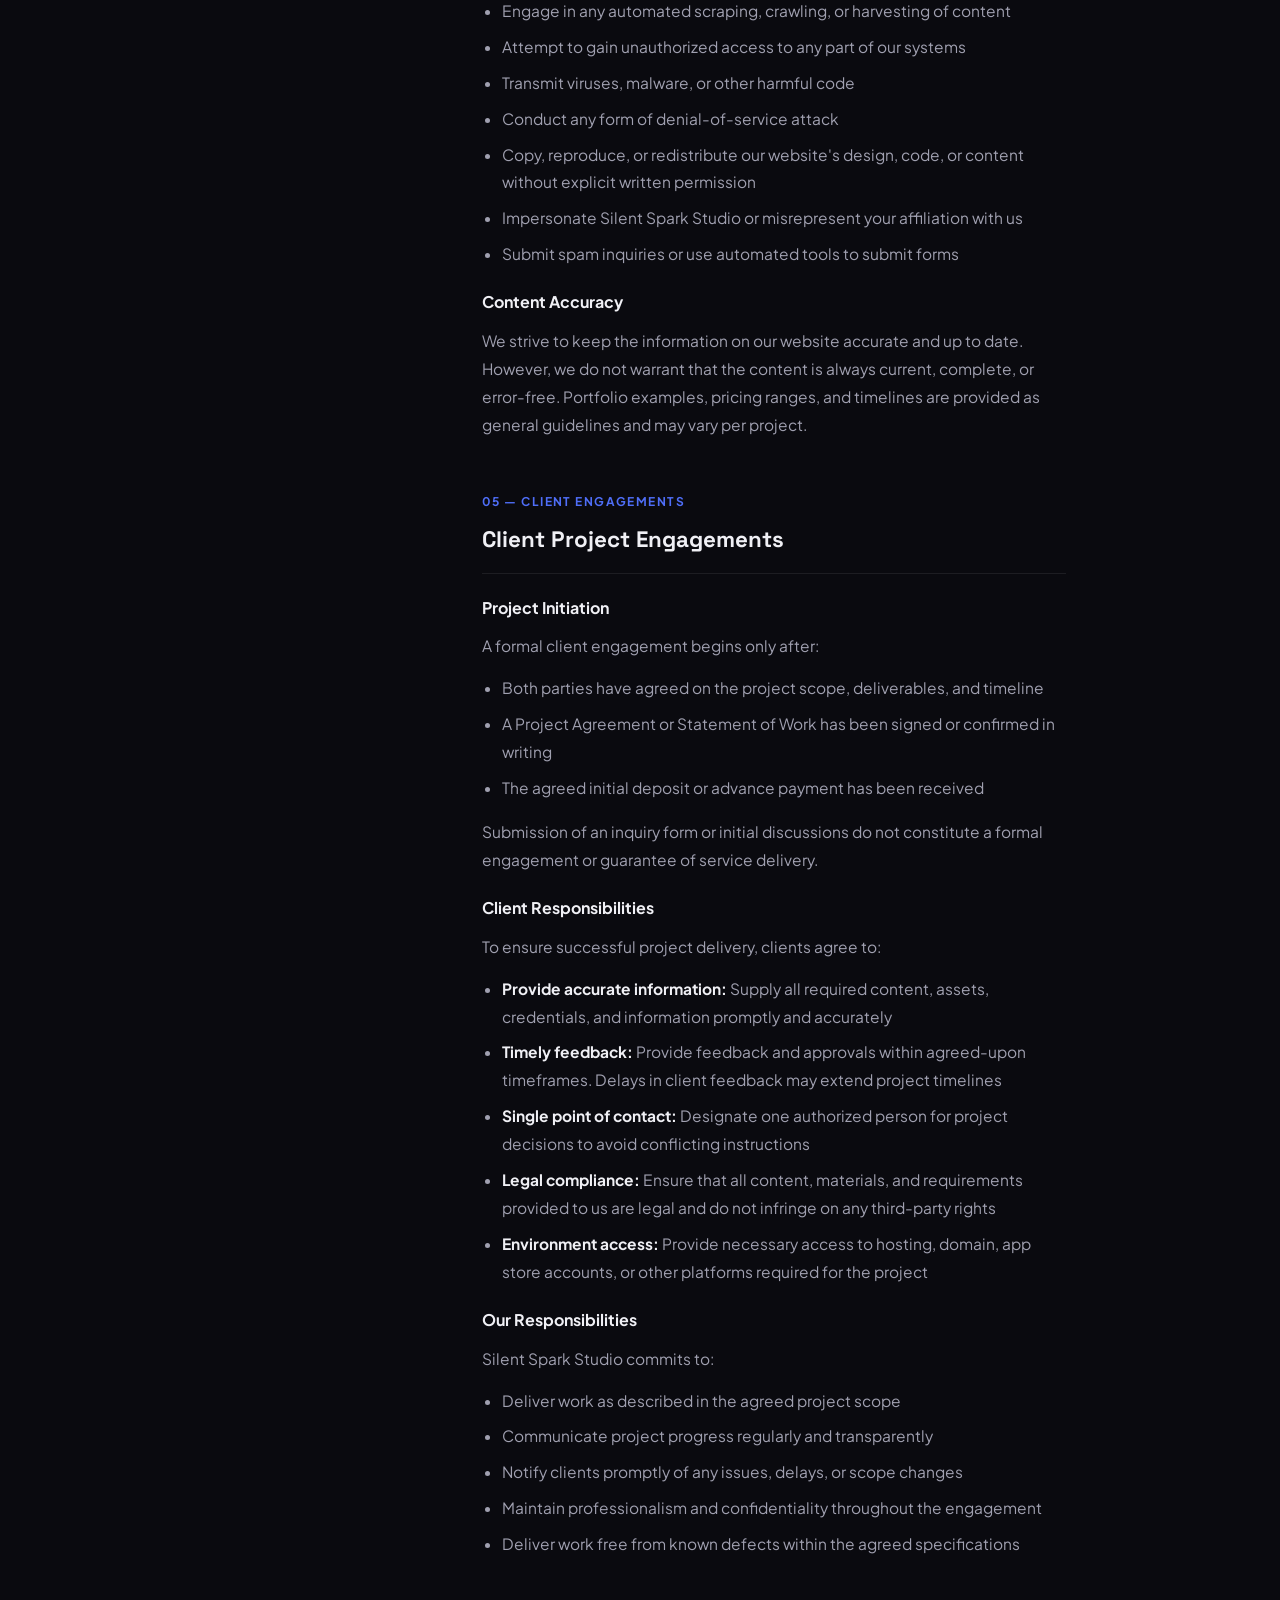
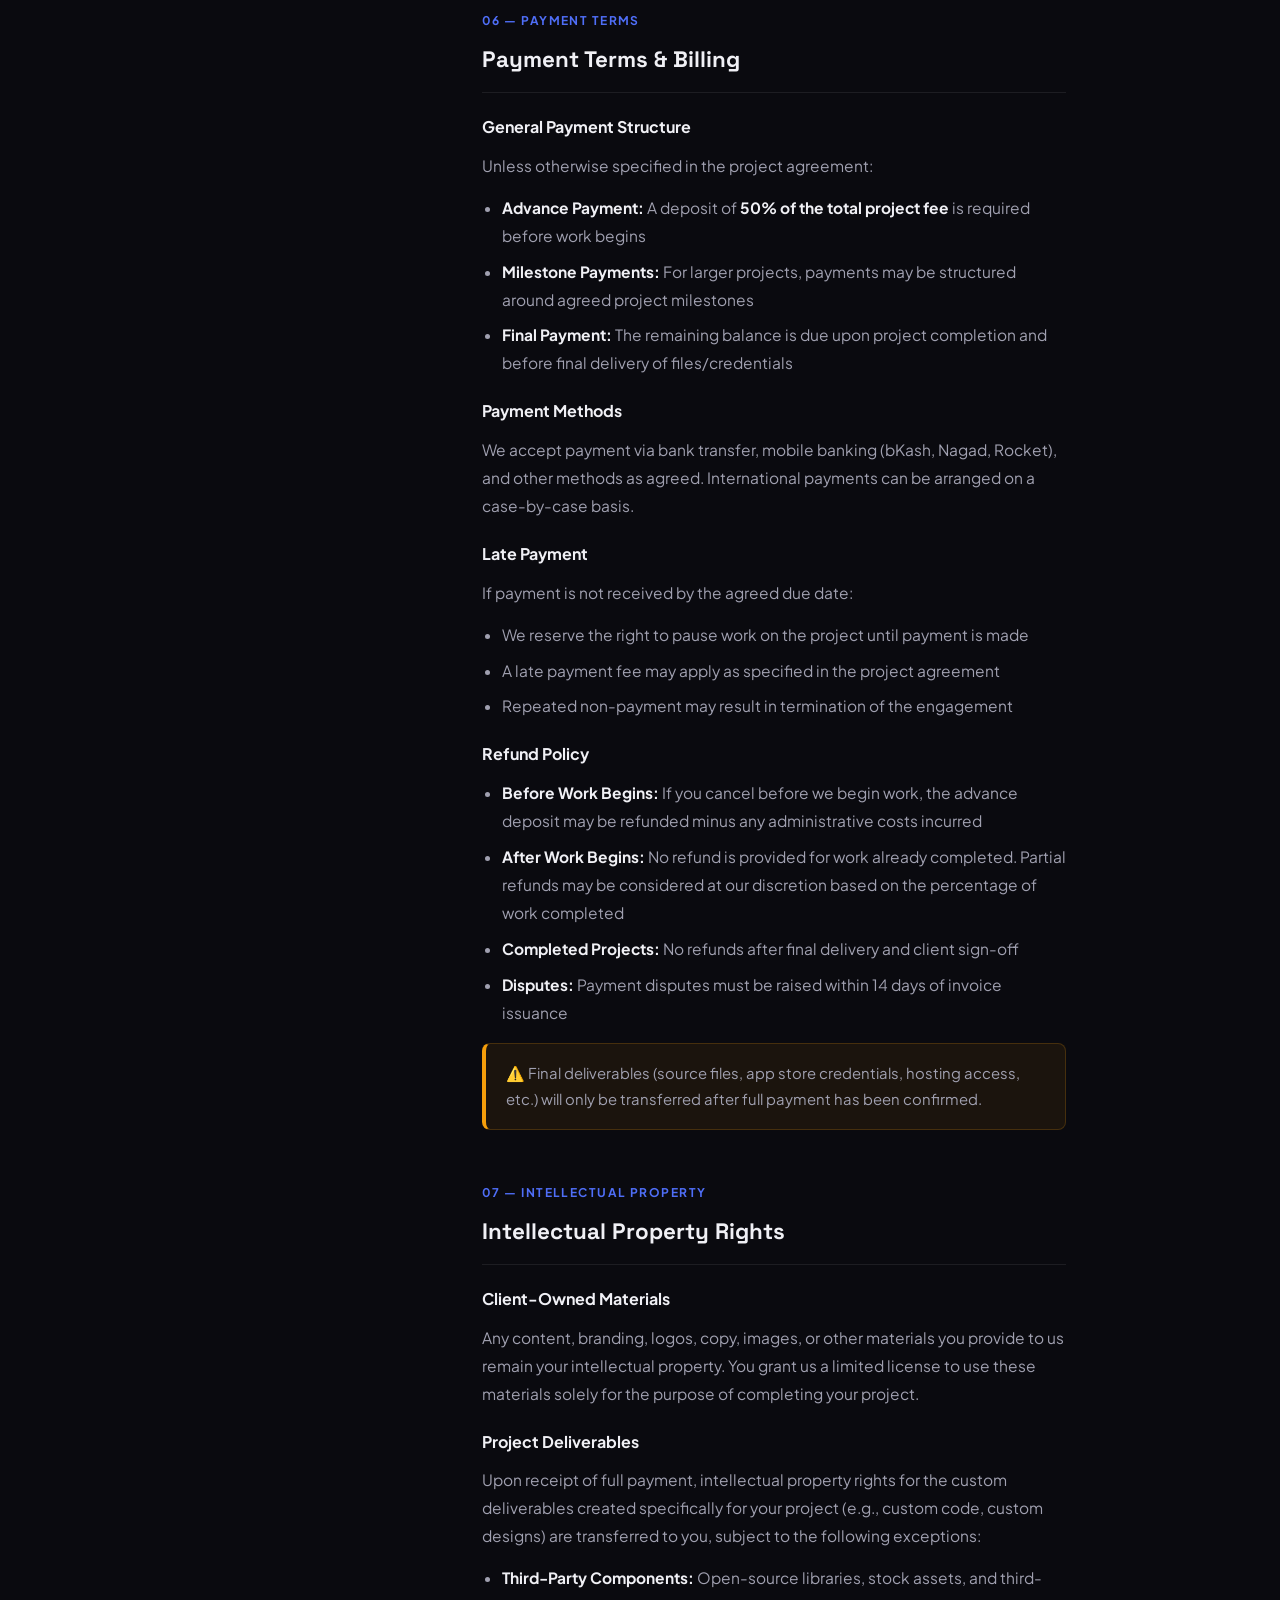
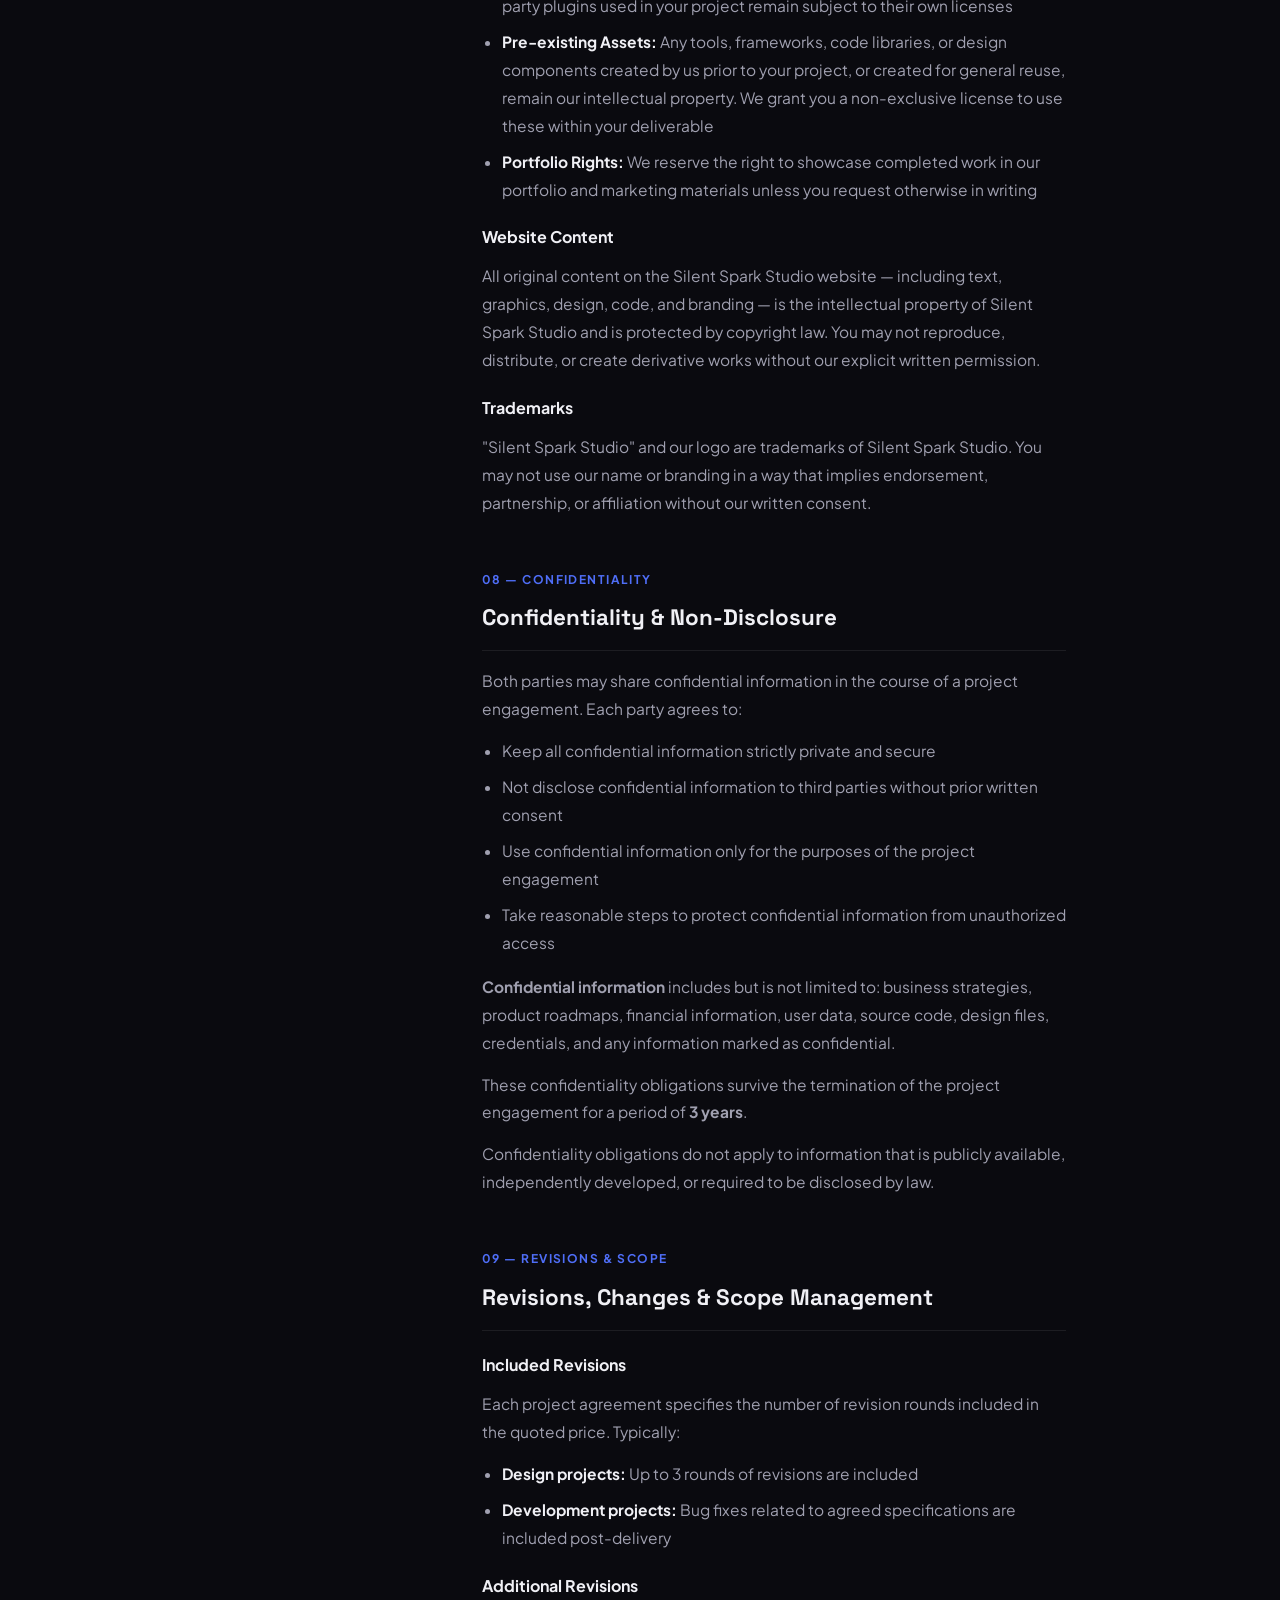
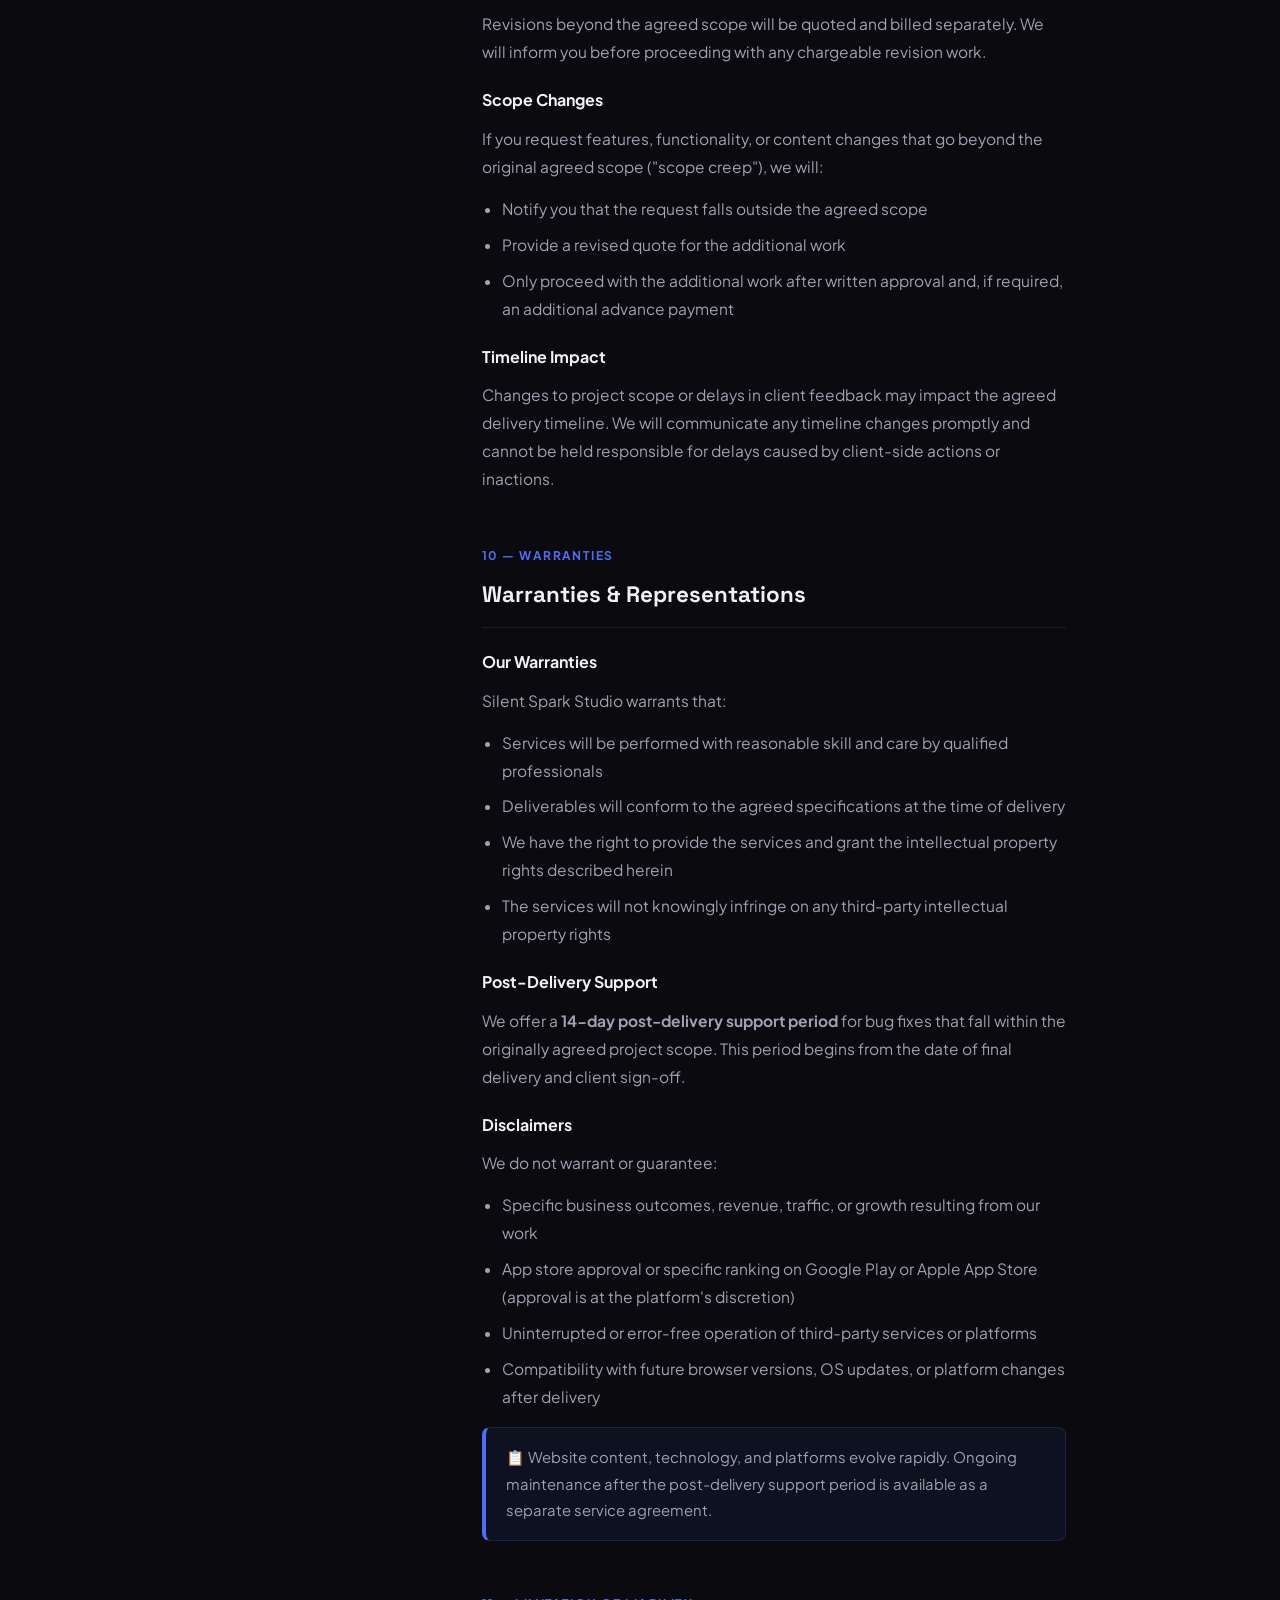
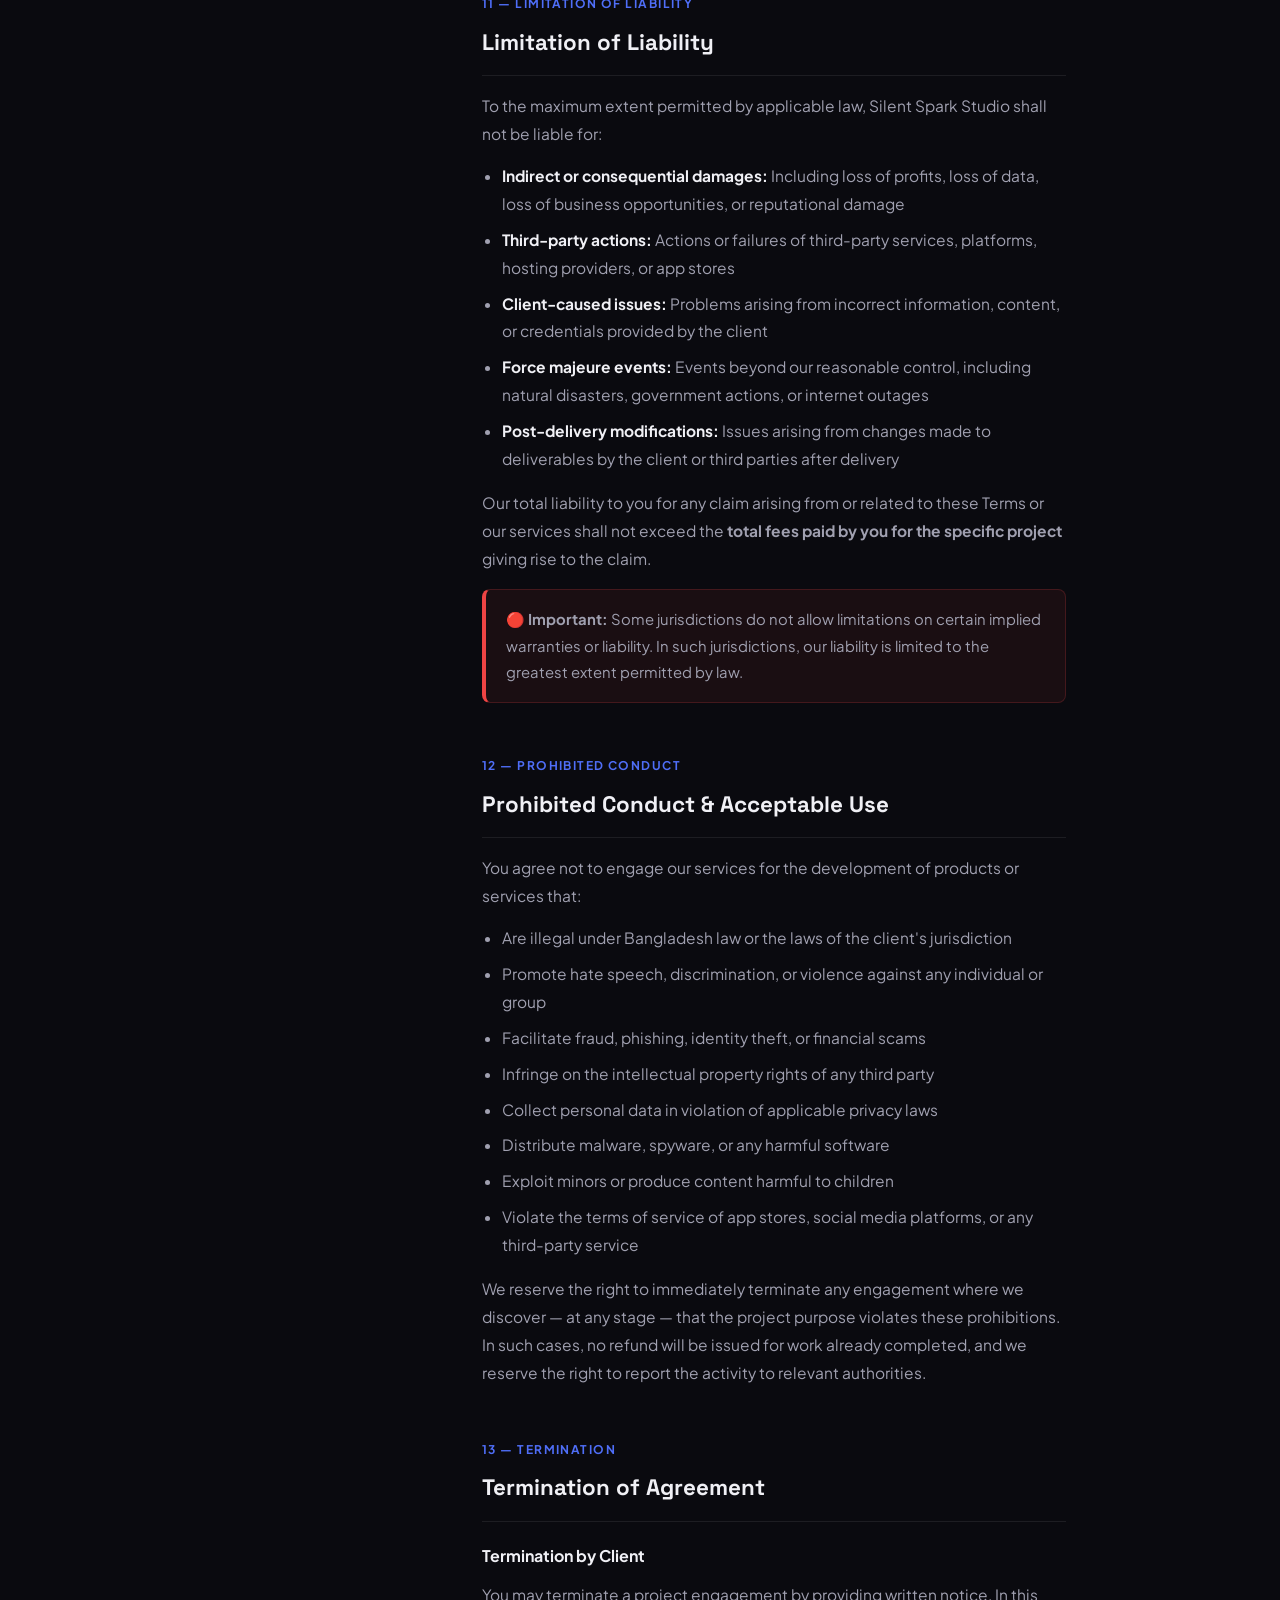
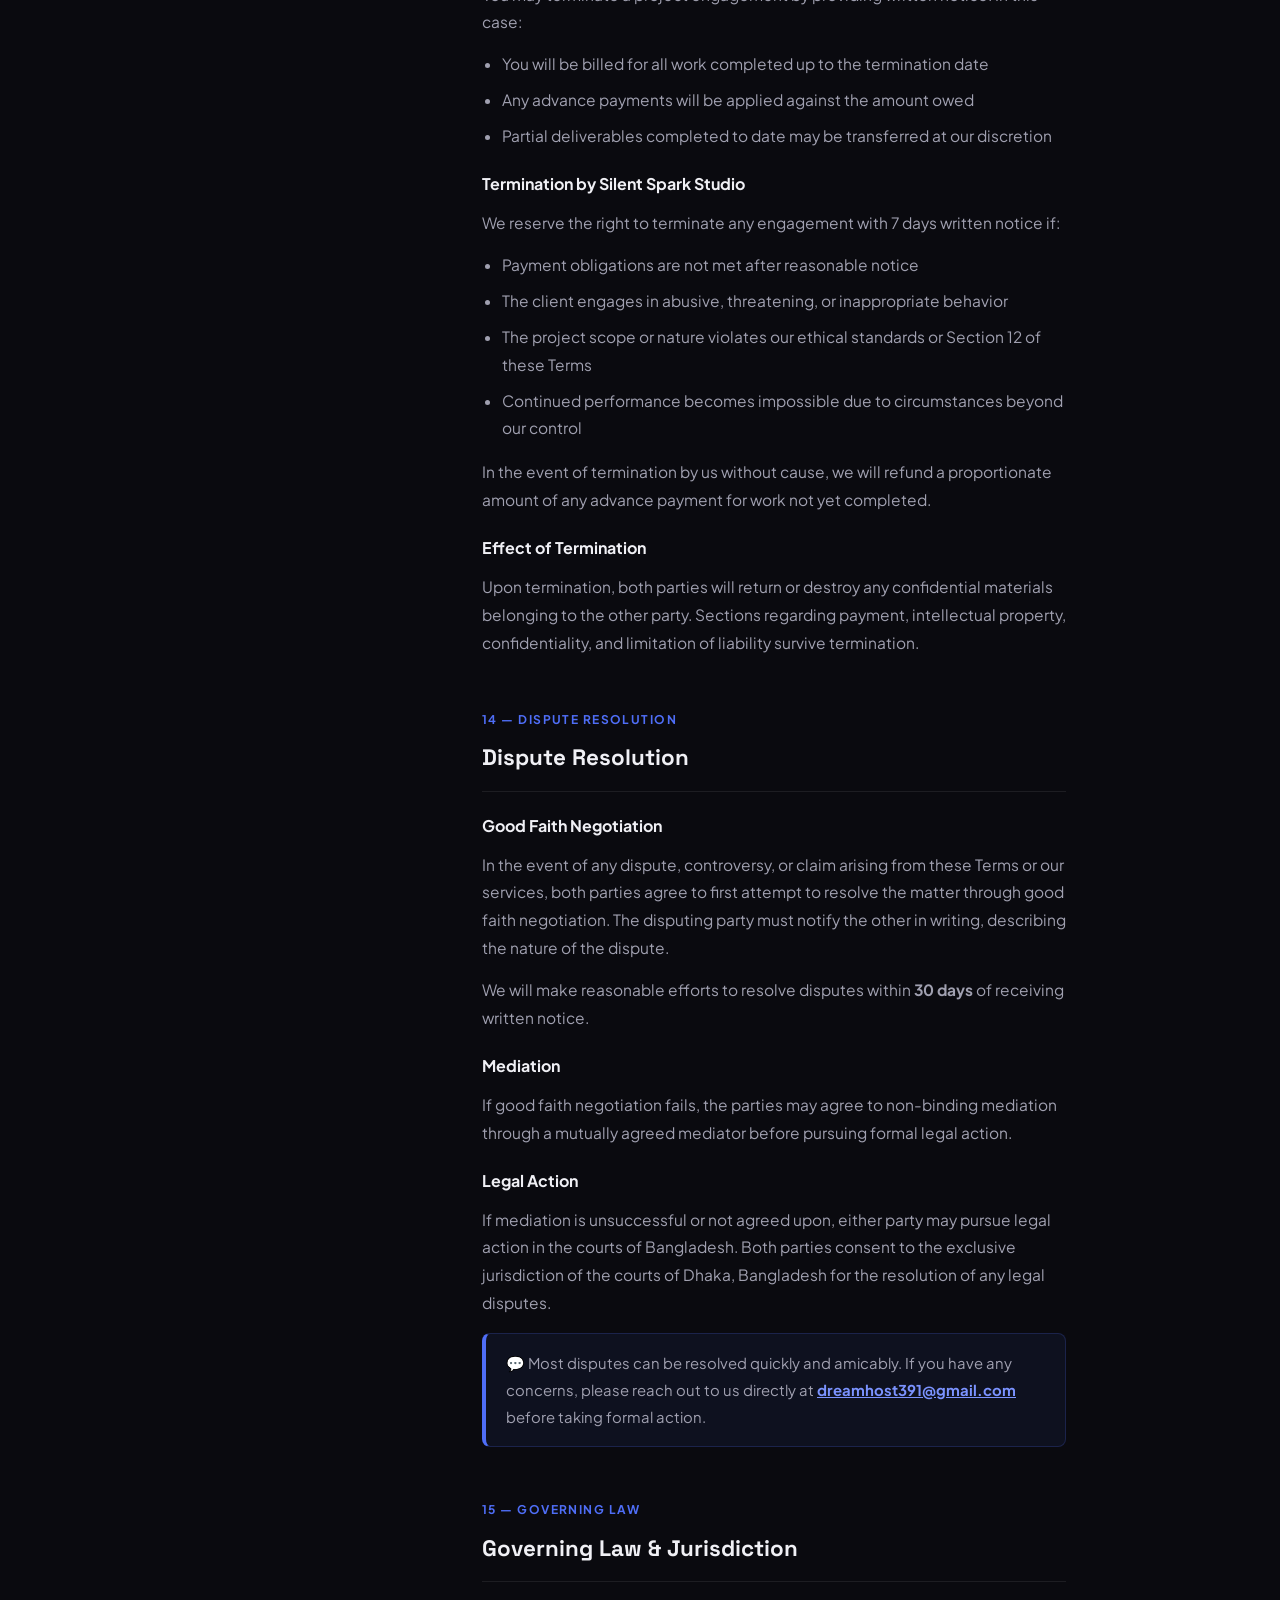
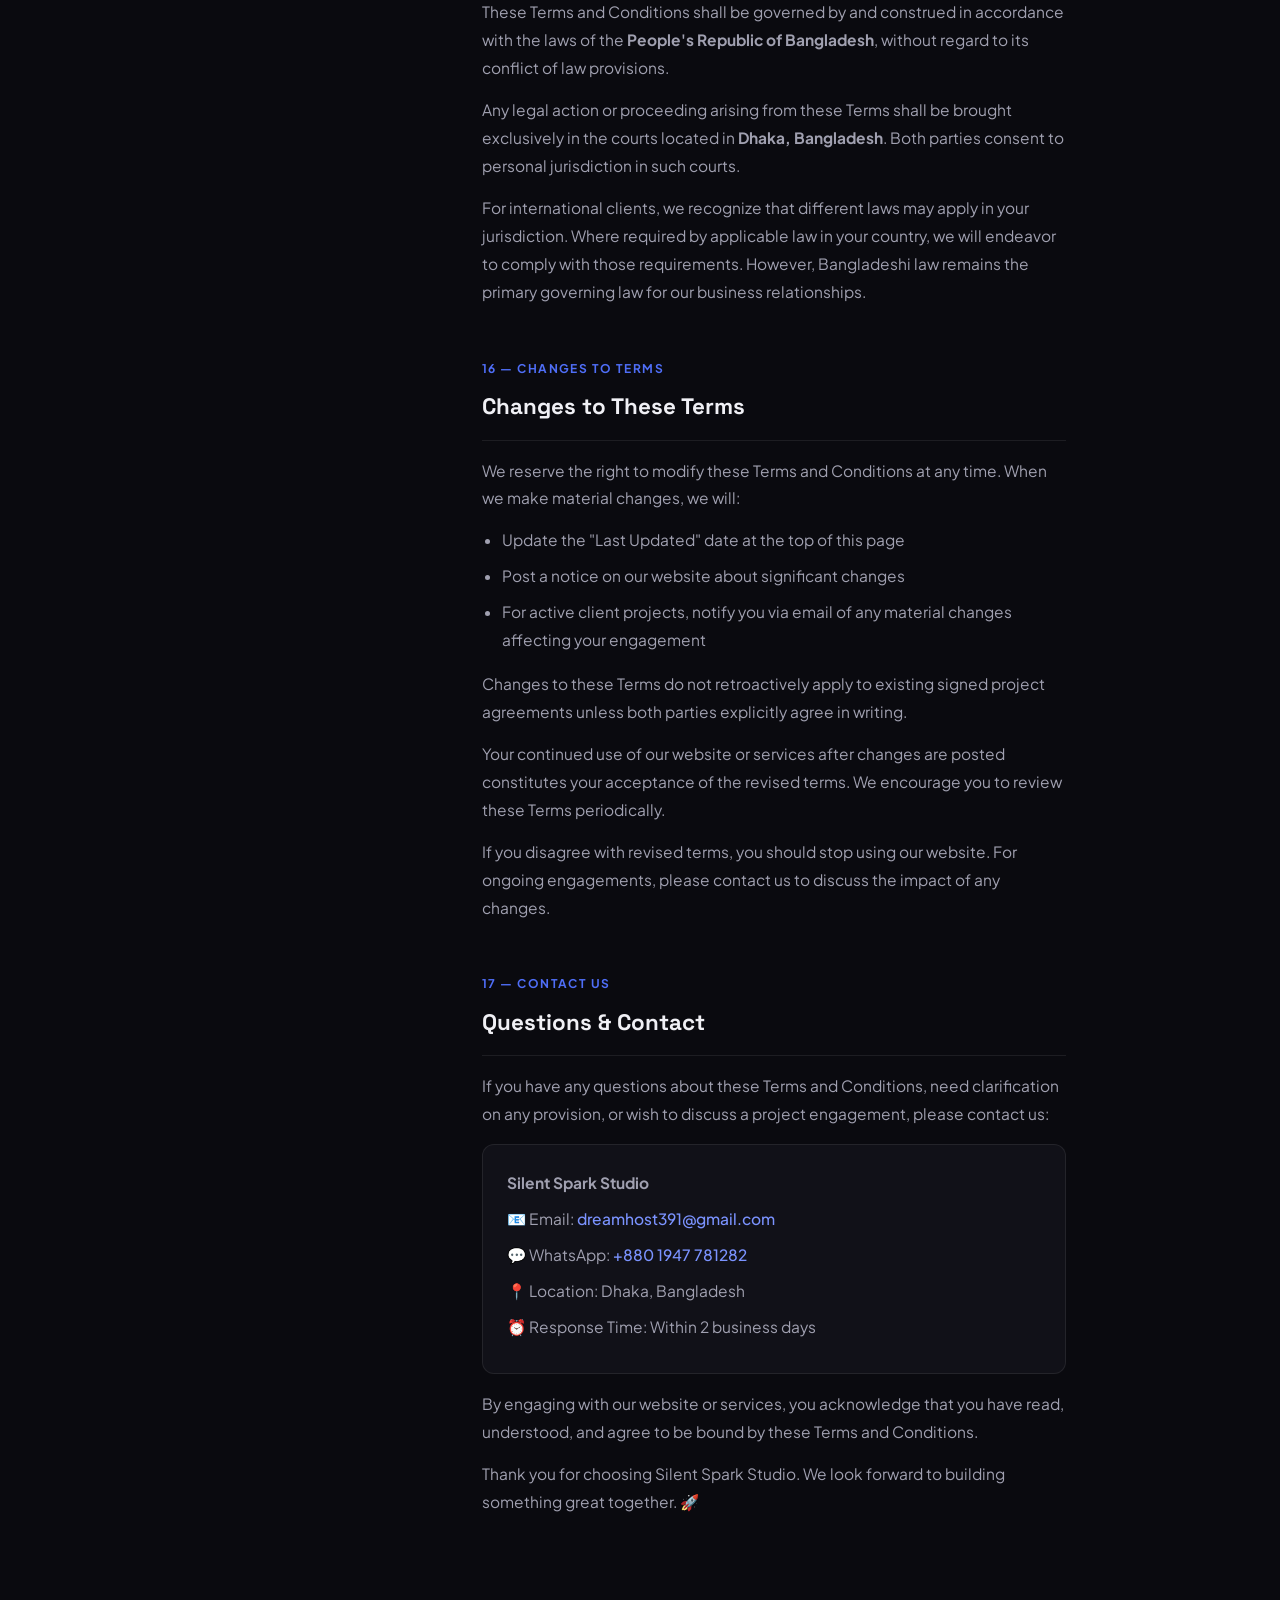
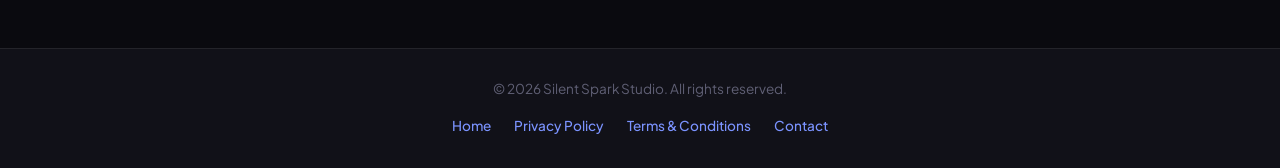
<file: terms-conditions.html>
<!DOCTYPE html>
<html lang="en">
<head>
  <meta charset="UTF-8">
  <meta name="viewport" content="width=device-width, initial-scale=1.0">
  <title>Terms & Conditions | Silent Spark Studio</title>
  <meta name="description" content="Terms and Conditions governing the use of Silent Spark Studio's website and services.">
  <link rel="preconnect" href="https://fonts.googleapis.com">
  <link rel="preconnect" href="https://fonts.gstatic.com" crossorigin>
  <link href="https://fonts.googleapis.com/css2?family=Plus+Jakarta+Sans:wght@400;500;600;700&family=Space+Grotesk:wght@600;700&display=swap" rel="stylesheet">
  <style>
    :root {
      --bg: #0a0a0f;
      --surface: #111118;
      --border: rgba(255,255,255,0.08);
      --accent: #4f6ef7;
      --accent-light: #7b93ff;
      --text-primary: #f0f0f5;
      --text-secondary: #a0a0b0;
      --text-muted: #606075;
      --radius: 12px;
    }

    *, *::before, *::after { box-sizing: border-box; margin: 0; padding: 0; }

    body {
      background: var(--bg);
      color: var(--text-primary);
      font-family: 'Plus Jakarta Sans', sans-serif;
      font-size: 16px;
      line-height: 1.8;
      min-height: 100vh;
    }

    .page-header {
      background: var(--surface);
      border-bottom: 1px solid var(--border);
      padding: 18px 0;
      position: sticky;
      top: 0;
      z-index: 100;
      backdrop-filter: blur(12px);
    }
    .header-inner {
      max-width: 900px;
      margin: 0 auto;
      padding: 0 24px;
      display: flex;
      align-items: center;
      justify-content: space-between;
    }
    .brand {
      font-family: 'Space Grotesk', sans-serif;
      font-size: 1.2rem;
      font-weight: 700;
      color: var(--text-primary);
      text-decoration: none;
      letter-spacing: 0.05em;
    }
    .brand span { color: var(--accent); }
    .back-btn {
      display: inline-flex;
      align-items: center;
      gap: 6px;
      color: var(--accent-light);
      text-decoration: none;
      font-size: 0.9rem;
      font-weight: 500;
      transition: opacity .2s;
    }
    .back-btn:hover { opacity: 0.75; }

    .doc-hero {
      background: linear-gradient(135deg, #0f1023 0%, #111827 50%, #0a0a0f 100%);
      border-bottom: 1px solid var(--border);
      padding: 64px 24px 48px;
      text-align: center;
    }
    .doc-badge {
      display: inline-block;
      background: rgba(79,110,247,0.12);
      border: 1px solid rgba(79,110,247,0.3);
      color: var(--accent-light);
      font-size: 0.78rem;
      font-weight: 600;
      letter-spacing: 0.1em;
      text-transform: uppercase;
      padding: 6px 18px;
      border-radius: 999px;
      margin-bottom: 20px;
    }
    .doc-hero h1 {
      font-family: 'Space Grotesk', sans-serif;
      font-size: clamp(2rem, 5vw, 3rem);
      font-weight: 700;
      margin-bottom: 12px;
    }
    .doc-hero p {
      color: var(--text-secondary);
      font-size: 1rem;
      max-width: 540px;
      margin: 0 auto;
    }
    .last-updated {
      display: inline-flex;
      align-items: center;
      gap: 6px;
      margin-top: 20px;
      background: rgba(255,255,255,0.05);
      border: 1px solid var(--border);
      padding: 6px 16px;
      border-radius: 999px;
      font-size: 0.82rem;
      color: var(--text-muted);
    }

    .doc-layout {
      max-width: 900px;
      margin: 0 auto;
      padding: 48px 24px 80px;
      display: grid;
      grid-template-columns: 220px 1fr;
      gap: 48px;
      align-items: start;
    }

    .toc {
      position: sticky;
      top: 80px;
      background: var(--surface);
      border: 1px solid var(--border);
      border-radius: var(--radius);
      padding: 20px;
    }
    .toc h3 {
      font-size: 0.75rem;
      font-weight: 700;
      letter-spacing: 0.1em;
      text-transform: uppercase;
      color: var(--text-muted);
      margin-bottom: 14px;
    }
    .toc ol {
      list-style: none;
      counter-reset: toc-counter;
    }
    .toc ol li {
      counter-increment: toc-counter;
      margin-bottom: 4px;
    }
    .toc ol li a {
      display: flex;
      align-items: baseline;
      gap: 8px;
      color: var(--text-secondary);
      text-decoration: none;
      font-size: 0.82rem;
      padding: 5px 8px;
      border-radius: 6px;
      transition: all .2s;
    }
    .toc ol li a::before {
      content: counter(toc-counter, decimal-leading-zero);
      font-size: 0.72rem;
      color: var(--text-muted);
      min-width: 22px;
    }
    .toc ol li a:hover {
      background: rgba(79,110,247,0.1);
      color: var(--accent-light);
    }

    .doc-content section {
      margin-bottom: 52px;
      scroll-margin-top: 90px;
    }
    .section-number {
      font-size: 0.75rem;
      font-weight: 700;
      letter-spacing: 0.12em;
      text-transform: uppercase;
      color: var(--accent);
      margin-bottom: 8px;
      display: block;
    }
    .doc-content h2 {
      font-family: 'Space Grotesk', sans-serif;
      font-size: 1.4rem;
      font-weight: 700;
      color: var(--text-primary);
      margin-bottom: 16px;
      padding-bottom: 12px;
      border-bottom: 1px solid var(--border);
    }
    .doc-content h3 {
      color: var(--text-primary);
      font-size: 1rem;
      margin: 20px 0 10px;
    }
    .doc-content p {
      color: var(--text-secondary);
      margin-bottom: 14px;
      font-size: 0.97rem;
    }
    .doc-content ul, .doc-content ol {
      padding-left: 20px;
      margin-bottom: 16px;
    }
    .doc-content li {
      color: var(--text-secondary);
      font-size: 0.97rem;
      margin-bottom: 8px;
    }
    .doc-content li strong { color: var(--text-primary); }
    .info-box {
      background: rgba(79,110,247,0.07);
      border: 1px solid rgba(79,110,247,0.2);
      border-left: 4px solid var(--accent);
      border-radius: 8px;
      padding: 16px 20px;
      margin: 16px 0;
    }
    .info-box p { margin: 0; font-size: 0.93rem; color: var(--text-secondary); }
    .warning-box {
      background: rgba(245,158,11,0.07);
      border: 1px solid rgba(245,158,11,0.2);
      border-left: 4px solid #f59e0b;
      border-radius: 8px;
      padding: 16px 20px;
      margin: 16px 0;
    }
    .warning-box p { margin: 0; font-size: 0.93rem; color: var(--text-secondary); }
    .danger-box {
      background: rgba(239,68,68,0.07);
      border: 1px solid rgba(239,68,68,0.2);
      border-left: 4px solid #ef4444;
      border-radius: 8px;
      padding: 16px 20px;
      margin: 16px 0;
    }
    .danger-box p { margin: 0; font-size: 0.93rem; color: var(--text-secondary); }
    .contact-card {
      background: var(--surface);
      border: 1px solid var(--border);
      border-radius: var(--radius);
      padding: 24px;
      margin-top: 16px;
    }
    .contact-card p { margin-bottom: 8px; }
    .contact-card a { color: var(--accent-light); text-decoration: none; font-weight: 500; }
    .contact-card a:hover { text-decoration: underline; }
    table {
      width: 100%;
      border-collapse: collapse;
      margin: 16px 0;
      font-size: 0.9rem;
    }
    th {
      background: rgba(79,110,247,0.1);
      color: var(--text-primary);
      font-weight: 600;
      padding: 10px 14px;
      text-align: left;
      border: 1px solid var(--border);
    }
    td {
      padding: 10px 14px;
      border: 1px solid var(--border);
      color: var(--text-secondary);
      vertical-align: top;
    }
    tr:nth-child(even) td { background: rgba(255,255,255,0.02); }

    .page-footer {
      background: var(--surface);
      border-top: 1px solid var(--border);
      text-align: center;
      padding: 28px 24px;
    }
    .page-footer p { color: var(--text-muted); font-size: 0.85rem; margin-bottom: 10px; }
    .page-footer a {
      color: var(--accent-light);
      text-decoration: none;
      font-weight: 500;
      margin: 0 10px;
      font-size: 0.85rem;
    }
    .page-footer a:hover { text-decoration: underline; }

    @media (max-width: 720px) {
      .doc-layout { grid-template-columns: 1fr; }
      .toc { position: static; }
    }
  </style>
</head>
<body>

  <!-- Header -->
  <header class="page-header">
    <div class="header-inner">
      <a href="index.html" class="brand">SILENT<span>SPARK</span> STUDIO</a>
      <a href="index.html" class="back-btn">← Back to Home</a>
    </div>
  </header>

  <!-- Hero -->
  <div class="doc-hero">
    <div class="doc-badge">Legal Document</div>
    <h1>Terms & Conditions</h1>
    <p>Please read these terms carefully before using our website or engaging our services.</p>
    <div class="last-updated">📅 Last Updated: November 3, 2026</div>
  </div>

  <!-- Main Layout -->
  <div class="doc-layout">

    <!-- Sidebar TOC -->
    <aside class="toc">
      <h3>Contents</h3>
      <ol>
        <li><a href="#t1">Acceptance of Terms</a></li>
        <li><a href="#t2">Who We Are</a></li>
        <li><a href="#t3">Our Services</a></li>
        <li><a href="#t4">Website Use</a></li>
        <li><a href="#t5">Client Engagements</a></li>
        <li><a href="#t6">Payment Terms</a></li>
        <li><a href="#t7">Intellectual Property</a></li>
        <li><a href="#t8">Confidentiality</a></li>
        <li><a href="#t9">Revisions & Scope</a></li>
        <li><a href="#t10">Warranties</a></li>
        <li><a href="#t11">Liability Limitation</a></li>
        <li><a href="#t12">Prohibited Conduct</a></li>
        <li><a href="#t13">Termination</a></li>
        <li><a href="#t14">Dispute Resolution</a></li>
        <li><a href="#t15">Governing Law</a></li>
        <li><a href="#t16">Changes to Terms</a></li>
        <li><a href="#t17">Contact Us</a></li>
      </ol>
    </aside>

    <!-- Content -->
    <main class="doc-content">

      <div class="info-box">
        <p><strong>Important Notice:</strong> By accessing or using the Silent Spark Studio website or by engaging our services, you agree to be bound by these Terms & Conditions. If you do not agree with any part of these terms, please do not use our website or services.</p>
      </div>

      <!-- 1 -->
      <section id="t1">
        <span class="section-number">01 — Acceptance</span>
        <h2>Acceptance of Terms</h2>
        <p>These Terms and Conditions ("Terms," "Agreement") constitute a legally binding agreement between you ("Client," "User," "you") and Silent Spark Studio ("we," "us," "our," "Studio").</p>
        <p>By accessing our website, submitting an inquiry form, communicating with us via email or WhatsApp, or engaging our professional services, you confirm that:</p>
        <ul>
          <li>You have read and understood these Terms</li>
          <li>You are at least 18 years of age or have the legal authority to enter into this agreement</li>
          <li>You agree to be bound by these Terms and all applicable laws and regulations</li>
          <li>If acting on behalf of a company or organization, you have the authority to bind that entity to these Terms</li>
        </ul>
        <p>These Terms may be updated periodically. Continued use of our website or services after changes constitutes acceptance of the revised terms.</p>
      </section>

      <!-- 2 -->
      <section id="t2">
        <span class="section-number">02 — Who We Are</span>
        <h2>About Silent Spark Studio</h2>
        <p>Silent Spark Studio is a digital product studio based in Dhaka, Bangladesh. We provide professional digital services to clients locally and globally. Our studio specializes in building digital products and experiences that help businesses grow and connect with their audiences.</p>
        <div class="contact-card">
          <p><strong>Business Name:</strong> Silent Spark Studio</p>
          <p><strong>Location:</strong> Dhaka, Bangladesh</p>
          <p><strong>Email:</strong> <a href="mailto:dreamhost391@gmail.com">dreamhost391@gmail.com</a></p>
          <p><strong>WhatsApp:</strong> <a href="https://wa.me/8801947781282">+880 1947 781282</a></p>
        </div>
      </section>

      <!-- 3 -->
      <section id="t3">
        <span class="section-number">03 — Our Services</span>
        <h2>Services Offered</h2>
        <p>Silent Spark Studio provides the following categories of professional digital services:</p>
        <table>
          <tr>
            <th>Service</th>
            <th>Description</th>
          </tr>
          <tr>
            <td><strong>Website Development</strong></td>
            <td>Custom, responsive websites built for performance, accessibility, and conversion. Includes landing pages, business sites, and web apps.</td>
          </tr>
          <tr>
            <td><strong>Mobile App Development</strong></td>
            <td>Cross-platform and native mobile applications for iOS and Android platforms.</td>
          </tr>
          <tr>
            <td><strong>Custom Software</strong></td>
            <td>Bespoke software solutions tailored to specific business workflows, automation, or operational needs.</td>
          </tr>
          <tr>
            <td><strong>UI/UX Design</strong></td>
            <td>User interface and user experience design, including wireframes, prototypes, design systems, and Figma deliverables.</td>
          </tr>
          <tr>
            <td><strong>App Store Publishing</strong></td>
            <td>End-to-end support for publishing apps on Google Play Store and Apple App Store, including optimization and compliance review.</td>
          </tr>
          <tr>
            <td><strong>YouTube Explainer Video Editing</strong></td>
            <td>Professional video editing services for explainer videos, tutorials, and product demos.</td>
          </tr>
        </table>
        <p>The exact scope, timeline, deliverables, and pricing for each project will be defined in a separate <strong>Project Agreement</strong> or <strong>Statement of Work (SOW)</strong> agreed upon by both parties prior to commencement of work.</p>
        <p>We reserve the right to refuse any project or service request at our sole discretion, including but not limited to projects that are illegal, unethical, or inconsistent with our values.</p>
      </section>

      <!-- 4 -->
      <section id="t4">
        <span class="section-number">04 — Website Use</span>
        <h2>Use of Our Website</h2>
        <h3>Permitted Use</h3>
        <p>You may use our website for the following lawful purposes:</p>
        <ul>
          <li>Viewing information about our services and portfolio</li>
          <li>Submitting genuine project inquiries via our contact form</li>
          <li>Contacting us via email or WhatsApp for business purposes</li>
          <li>Sharing links to our portfolio or content for informational purposes</li>
        </ul>
        <h3>Prohibited Use</h3>
        <p>You may NOT use our website to:</p>
        <ul>
          <li>Submit false, misleading, or fraudulent inquiry information</li>
          <li>Engage in any automated scraping, crawling, or harvesting of content</li>
          <li>Attempt to gain unauthorized access to any part of our systems</li>
          <li>Transmit viruses, malware, or other harmful code</li>
          <li>Conduct any form of denial-of-service attack</li>
          <li>Copy, reproduce, or redistribute our website's design, code, or content without explicit written permission</li>
          <li>Impersonate Silent Spark Studio or misrepresent your affiliation with us</li>
          <li>Submit spam inquiries or use automated tools to submit forms</li>
        </ul>

        <h3>Content Accuracy</h3>
        <p>We strive to keep the information on our website accurate and up to date. However, we do not warrant that the content is always current, complete, or error-free. Portfolio examples, pricing ranges, and timelines are provided as general guidelines and may vary per project.</p>
      </section>

      <!-- 5 -->
      <section id="t5">
        <span class="section-number">05 — Client Engagements</span>
        <h2>Client Project Engagements</h2>
        <h3>Project Initiation</h3>
        <p>A formal client engagement begins only after:</p>
        <ul>
          <li>Both parties have agreed on the project scope, deliverables, and timeline</li>
          <li>A Project Agreement or Statement of Work has been signed or confirmed in writing</li>
          <li>The agreed initial deposit or advance payment has been received</li>
        </ul>
        <p>Submission of an inquiry form or initial discussions do not constitute a formal engagement or guarantee of service delivery.</p>

        <h3>Client Responsibilities</h3>
        <p>To ensure successful project delivery, clients agree to:</p>
        <ul>
          <li><strong>Provide accurate information:</strong> Supply all required content, assets, credentials, and information promptly and accurately</li>
          <li><strong>Timely feedback:</strong> Provide feedback and approvals within agreed-upon timeframes. Delays in client feedback may extend project timelines</li>
          <li><strong>Single point of contact:</strong> Designate one authorized person for project decisions to avoid conflicting instructions</li>
          <li><strong>Legal compliance:</strong> Ensure that all content, materials, and requirements provided to us are legal and do not infringe on any third-party rights</li>
          <li><strong>Environment access:</strong> Provide necessary access to hosting, domain, app store accounts, or other platforms required for the project</li>
        </ul>

        <h3>Our Responsibilities</h3>
        <p>Silent Spark Studio commits to:</p>
        <ul>
          <li>Deliver work as described in the agreed project scope</li>
          <li>Communicate project progress regularly and transparently</li>
          <li>Notify clients promptly of any issues, delays, or scope changes</li>
          <li>Maintain professionalism and confidentiality throughout the engagement</li>
          <li>Deliver work free from known defects within the agreed specifications</li>
        </ul>
      </section>

      <!-- 6 -->
      <section id="t6">
        <span class="section-number">06 — Payment Terms</span>
        <h2>Payment Terms & Billing</h2>
        <h3>General Payment Structure</h3>
        <p>Unless otherwise specified in the project agreement:</p>
        <ul>
          <li><strong>Advance Payment:</strong> A deposit of <strong>50% of the total project fee</strong> is required before work begins</li>
          <li><strong>Milestone Payments:</strong> For larger projects, payments may be structured around agreed project milestones</li>
          <li><strong>Final Payment:</strong> The remaining balance is due upon project completion and before final delivery of files/credentials</li>
        </ul>

        <h3>Payment Methods</h3>
        <p>We accept payment via bank transfer, mobile banking (bKash, Nagad, Rocket), and other methods as agreed. International payments can be arranged on a case-by-case basis.</p>

        <h3>Late Payment</h3>
        <p>If payment is not received by the agreed due date:</p>
        <ul>
          <li>We reserve the right to pause work on the project until payment is made</li>
          <li>A late payment fee may apply as specified in the project agreement</li>
          <li>Repeated non-payment may result in termination of the engagement</li>
        </ul>

        <h3>Refund Policy</h3>
        <ul>
          <li><strong>Before Work Begins:</strong> If you cancel before we begin work, the advance deposit may be refunded minus any administrative costs incurred</li>
          <li><strong>After Work Begins:</strong> No refund is provided for work already completed. Partial refunds may be considered at our discretion based on the percentage of work completed</li>
          <li><strong>Completed Projects:</strong> No refunds after final delivery and client sign-off</li>
          <li><strong>Disputes:</strong> Payment disputes must be raised within 14 days of invoice issuance</li>
        </ul>

        <div class="warning-box">
          <p>⚠️ Final deliverables (source files, app store credentials, hosting access, etc.) will only be transferred after full payment has been confirmed.</p>
        </div>
      </section>

      <!-- 7 -->
      <section id="t7">
        <span class="section-number">07 — Intellectual Property</span>
        <h2>Intellectual Property Rights</h2>
        <h3>Client-Owned Materials</h3>
        <p>Any content, branding, logos, copy, images, or other materials you provide to us remain your intellectual property. You grant us a limited license to use these materials solely for the purpose of completing your project.</p>

        <h3>Project Deliverables</h3>
        <p>Upon receipt of full payment, intellectual property rights for the custom deliverables created specifically for your project (e.g., custom code, custom designs) are transferred to you, subject to the following exceptions:</p>
        <ul>
          <li><strong>Third-Party Components:</strong> Open-source libraries, stock assets, and third-party plugins used in your project remain subject to their own licenses</li>
          <li><strong>Pre-existing Assets:</strong> Any tools, frameworks, code libraries, or design components created by us prior to your project, or created for general reuse, remain our intellectual property. We grant you a non-exclusive license to use these within your deliverable</li>
          <li><strong>Portfolio Rights:</strong> We reserve the right to showcase completed work in our portfolio and marketing materials unless you request otherwise in writing</li>
        </ul>

        <h3>Website Content</h3>
        <p>All original content on the Silent Spark Studio website — including text, graphics, design, code, and branding — is the intellectual property of Silent Spark Studio and is protected by copyright law. You may not reproduce, distribute, or create derivative works without our explicit written permission.</p>

        <h3>Trademarks</h3>
        <p>"Silent Spark Studio" and our logo are trademarks of Silent Spark Studio. You may not use our name or branding in a way that implies endorsement, partnership, or affiliation without our written consent.</p>
      </section>

      <!-- 8 -->
      <section id="t8">
        <span class="section-number">08 — Confidentiality</span>
        <h2>Confidentiality & Non-Disclosure</h2>
        <p>Both parties may share confidential information in the course of a project engagement. Each party agrees to:</p>
        <ul>
          <li>Keep all confidential information strictly private and secure</li>
          <li>Not disclose confidential information to third parties without prior written consent</li>
          <li>Use confidential information only for the purposes of the project engagement</li>
          <li>Take reasonable steps to protect confidential information from unauthorized access</li>
        </ul>
        <p><strong>Confidential information</strong> includes but is not limited to: business strategies, product roadmaps, financial information, user data, source code, design files, credentials, and any information marked as confidential.</p>
        <p>These confidentiality obligations survive the termination of the project engagement for a period of <strong>3 years</strong>.</p>
        <p>Confidentiality obligations do not apply to information that is publicly available, independently developed, or required to be disclosed by law.</p>
      </section>

      <!-- 9 -->
      <section id="t9">
        <span class="section-number">09 — Revisions & Scope</span>
        <h2>Revisions, Changes & Scope Management</h2>
        <h3>Included Revisions</h3>
        <p>Each project agreement specifies the number of revision rounds included in the quoted price. Typically:</p>
        <ul>
          <li><strong>Design projects:</strong> Up to 3 rounds of revisions are included</li>
          <li><strong>Development projects:</strong> Bug fixes related to agreed specifications are included post-delivery</li>
        </ul>
        <h3>Additional Revisions</h3>
        <p>Revisions beyond the agreed scope will be quoted and billed separately. We will inform you before proceeding with any chargeable revision work.</p>
        <h3>Scope Changes</h3>
        <p>If you request features, functionality, or content changes that go beyond the original agreed scope ("scope creep"), we will:</p>
        <ul>
          <li>Notify you that the request falls outside the agreed scope</li>
          <li>Provide a revised quote for the additional work</li>
          <li>Only proceed with the additional work after written approval and, if required, an additional advance payment</li>
        </ul>
        <h3>Timeline Impact</h3>
        <p>Changes to project scope or delays in client feedback may impact the agreed delivery timeline. We will communicate any timeline changes promptly and cannot be held responsible for delays caused by client-side actions or inactions.</p>
      </section>

      <!-- 10 -->
      <section id="t10">
        <span class="section-number">10 — Warranties</span>
        <h2>Warranties & Representations</h2>
        <h3>Our Warranties</h3>
        <p>Silent Spark Studio warrants that:</p>
        <ul>
          <li>Services will be performed with reasonable skill and care by qualified professionals</li>
          <li>Deliverables will conform to the agreed specifications at the time of delivery</li>
          <li>We have the right to provide the services and grant the intellectual property rights described herein</li>
          <li>The services will not knowingly infringe on any third-party intellectual property rights</li>
        </ul>
        <h3>Post-Delivery Support</h3>
        <p>We offer a <strong>14-day post-delivery support period</strong> for bug fixes that fall within the originally agreed project scope. This period begins from the date of final delivery and client sign-off.</p>
        <h3>Disclaimers</h3>
        <p>We do not warrant or guarantee:</p>
        <ul>
          <li>Specific business outcomes, revenue, traffic, or growth resulting from our work</li>
          <li>App store approval or specific ranking on Google Play or Apple App Store (approval is at the platform's discretion)</li>
          <li>Uninterrupted or error-free operation of third-party services or platforms</li>
          <li>Compatibility with future browser versions, OS updates, or platform changes after delivery</li>
        </ul>
        <div class="info-box">
          <p>📋 Website content, technology, and platforms evolve rapidly. Ongoing maintenance after the post-delivery support period is available as a separate service agreement.</p>
        </div>
      </section>

      <!-- 11 -->
      <section id="t11">
        <span class="section-number">11 — Limitation of Liability</span>
        <h2>Limitation of Liability</h2>
        <p>To the maximum extent permitted by applicable law, Silent Spark Studio shall not be liable for:</p>
        <ul>
          <li><strong>Indirect or consequential damages:</strong> Including loss of profits, loss of data, loss of business opportunities, or reputational damage</li>
          <li><strong>Third-party actions:</strong> Actions or failures of third-party services, platforms, hosting providers, or app stores</li>
          <li><strong>Client-caused issues:</strong> Problems arising from incorrect information, content, or credentials provided by the client</li>
          <li><strong>Force majeure events:</strong> Events beyond our reasonable control, including natural disasters, government actions, or internet outages</li>
          <li><strong>Post-delivery modifications:</strong> Issues arising from changes made to deliverables by the client or third parties after delivery</li>
        </ul>
        <p>Our total liability to you for any claim arising from or related to these Terms or our services shall not exceed the <strong>total fees paid by you for the specific project</strong> giving rise to the claim.</p>
        <div class="danger-box">
          <p>🔴 <strong>Important:</strong> Some jurisdictions do not allow limitations on certain implied warranties or liability. In such jurisdictions, our liability is limited to the greatest extent permitted by law.</p>
        </div>
      </section>

      <!-- 12 -->
      <section id="t12">
        <span class="section-number">12 — Prohibited Conduct</span>
        <h2>Prohibited Conduct & Acceptable Use</h2>
        <p>You agree not to engage our services for the development of products or services that:</p>
        <ul>
          <li>Are illegal under Bangladesh law or the laws of the client's jurisdiction</li>
          <li>Promote hate speech, discrimination, or violence against any individual or group</li>
          <li>Facilitate fraud, phishing, identity theft, or financial scams</li>
          <li>Infringe on the intellectual property rights of any third party</li>
          <li>Collect personal data in violation of applicable privacy laws</li>
          <li>Distribute malware, spyware, or any harmful software</li>
          <li>Exploit minors or produce content harmful to children</li>
          <li>Violate the terms of service of app stores, social media platforms, or any third-party service</li>
        </ul>
        <p>We reserve the right to immediately terminate any engagement where we discover — at any stage — that the project purpose violates these prohibitions. In such cases, no refund will be issued for work already completed, and we reserve the right to report the activity to relevant authorities.</p>
      </section>

      <!-- 13 -->
      <section id="t13">
        <span class="section-number">13 — Termination</span>
        <h2>Termination of Agreement</h2>
        <h3>Termination by Client</h3>
        <p>You may terminate a project engagement by providing written notice. In this case:</p>
        <ul>
          <li>You will be billed for all work completed up to the termination date</li>
          <li>Any advance payments will be applied against the amount owed</li>
          <li>Partial deliverables completed to date may be transferred at our discretion</li>
        </ul>
        <h3>Termination by Silent Spark Studio</h3>
        <p>We reserve the right to terminate any engagement with 7 days written notice if:</p>
        <ul>
          <li>Payment obligations are not met after reasonable notice</li>
          <li>The client engages in abusive, threatening, or inappropriate behavior</li>
          <li>The project scope or nature violates our ethical standards or Section 12 of these Terms</li>
          <li>Continued performance becomes impossible due to circumstances beyond our control</li>
        </ul>
        <p>In the event of termination by us without cause, we will refund a proportionate amount of any advance payment for work not yet completed.</p>
        <h3>Effect of Termination</h3>
        <p>Upon termination, both parties will return or destroy any confidential materials belonging to the other party. Sections regarding payment, intellectual property, confidentiality, and limitation of liability survive termination.</p>
      </section>

      <!-- 14 -->
      <section id="t14">
        <span class="section-number">14 — Dispute Resolution</span>
        <h2>Dispute Resolution</h2>
        <h3>Good Faith Negotiation</h3>
        <p>In the event of any dispute, controversy, or claim arising from these Terms or our services, both parties agree to first attempt to resolve the matter through good faith negotiation. The disputing party must notify the other in writing, describing the nature of the dispute.</p>
        <p>We will make reasonable efforts to resolve disputes within <strong>30 days</strong> of receiving written notice.</p>
        <h3>Mediation</h3>
        <p>If good faith negotiation fails, the parties may agree to non-binding mediation through a mutually agreed mediator before pursuing formal legal action.</p>
        <h3>Legal Action</h3>
        <p>If mediation is unsuccessful or not agreed upon, either party may pursue legal action in the courts of Bangladesh. Both parties consent to the exclusive jurisdiction of the courts of Dhaka, Bangladesh for the resolution of any legal disputes.</p>
        <div class="info-box">
          <p>💬 Most disputes can be resolved quickly and amicably. If you have any concerns, please reach out to us directly at <strong><a href="mailto:dreamhost391@gmail.com" style="color:var(--accent-light)">dreamhost391@gmail.com</a></strong> before taking formal action.</p>
        </div>
      </section>

      <!-- 15 -->
      <section id="t15">
        <span class="section-number">15 — Governing Law</span>
        <h2>Governing Law & Jurisdiction</h2>
        <p>These Terms and Conditions shall be governed by and construed in accordance with the laws of the <strong>People's Republic of Bangladesh</strong>, without regard to its conflict of law provisions.</p>
        <p>Any legal action or proceeding arising from these Terms shall be brought exclusively in the courts located in <strong>Dhaka, Bangladesh</strong>. Both parties consent to personal jurisdiction in such courts.</p>
        <p>For international clients, we recognize that different laws may apply in your jurisdiction. Where required by applicable law in your country, we will endeavor to comply with those requirements. However, Bangladeshi law remains the primary governing law for our business relationships.</p>
      </section>

      <!-- 16 -->
      <section id="t16">
        <span class="section-number">16 — Changes to Terms</span>
        <h2>Changes to These Terms</h2>
        <p>We reserve the right to modify these Terms and Conditions at any time. When we make material changes, we will:</p>
        <ul>
          <li>Update the "Last Updated" date at the top of this page</li>
          <li>Post a notice on our website about significant changes</li>
          <li>For active client projects, notify you via email of any material changes affecting your engagement</li>
        </ul>
        <p>Changes to these Terms do not retroactively apply to existing signed project agreements unless both parties explicitly agree in writing.</p>
        <p>Your continued use of our website or services after changes are posted constitutes your acceptance of the revised terms. We encourage you to review these Terms periodically.</p>
        <p>If you disagree with revised terms, you should stop using our website. For ongoing engagements, please contact us to discuss the impact of any changes.</p>
      </section>

      <!-- 17 -->
      <section id="t17">
        <span class="section-number">17 — Contact Us</span>
        <h2>Questions & Contact</h2>
        <p>If you have any questions about these Terms and Conditions, need clarification on any provision, or wish to discuss a project engagement, please contact us:</p>
        <div class="contact-card">
          <p><strong>Silent Spark Studio</strong></p>
          <p>📧 Email: <a href="mailto:dreamhost391@gmail.com">dreamhost391@gmail.com</a></p>
          <p>💬 WhatsApp: <a href="https://wa.me/8801947781282">+880 1947 781282</a></p>
          <p>📍 Location: Dhaka, Bangladesh</p>
          <p>⏰ Response Time: Within 2 business days</p>
        </div>
        <p style="margin-top:16px;">By engaging with our website or services, you acknowledge that you have read, understood, and agree to be bound by these Terms and Conditions.</p>
        <p>Thank you for choosing Silent Spark Studio. We look forward to building something great together. 🚀</p>
      </section>

    </main>
  </div>

  <!-- Footer -->
  <footer class="page-footer">
    <p>© <span id="year"></span> Silent Spark Studio. All rights reserved.</p>
    <div>
      <a href="index.html">Home</a>
      <a href="privacy-policy.html">Privacy Policy</a>
      <a href="terms-conditions.html">Terms & Conditions</a>
      <a href="index.html#contact">Contact</a>
    </div>
  </footer>

  <script>document.getElementById('year').textContent = new Date().getFullYear();</script>
</body>
</html>
</file>
